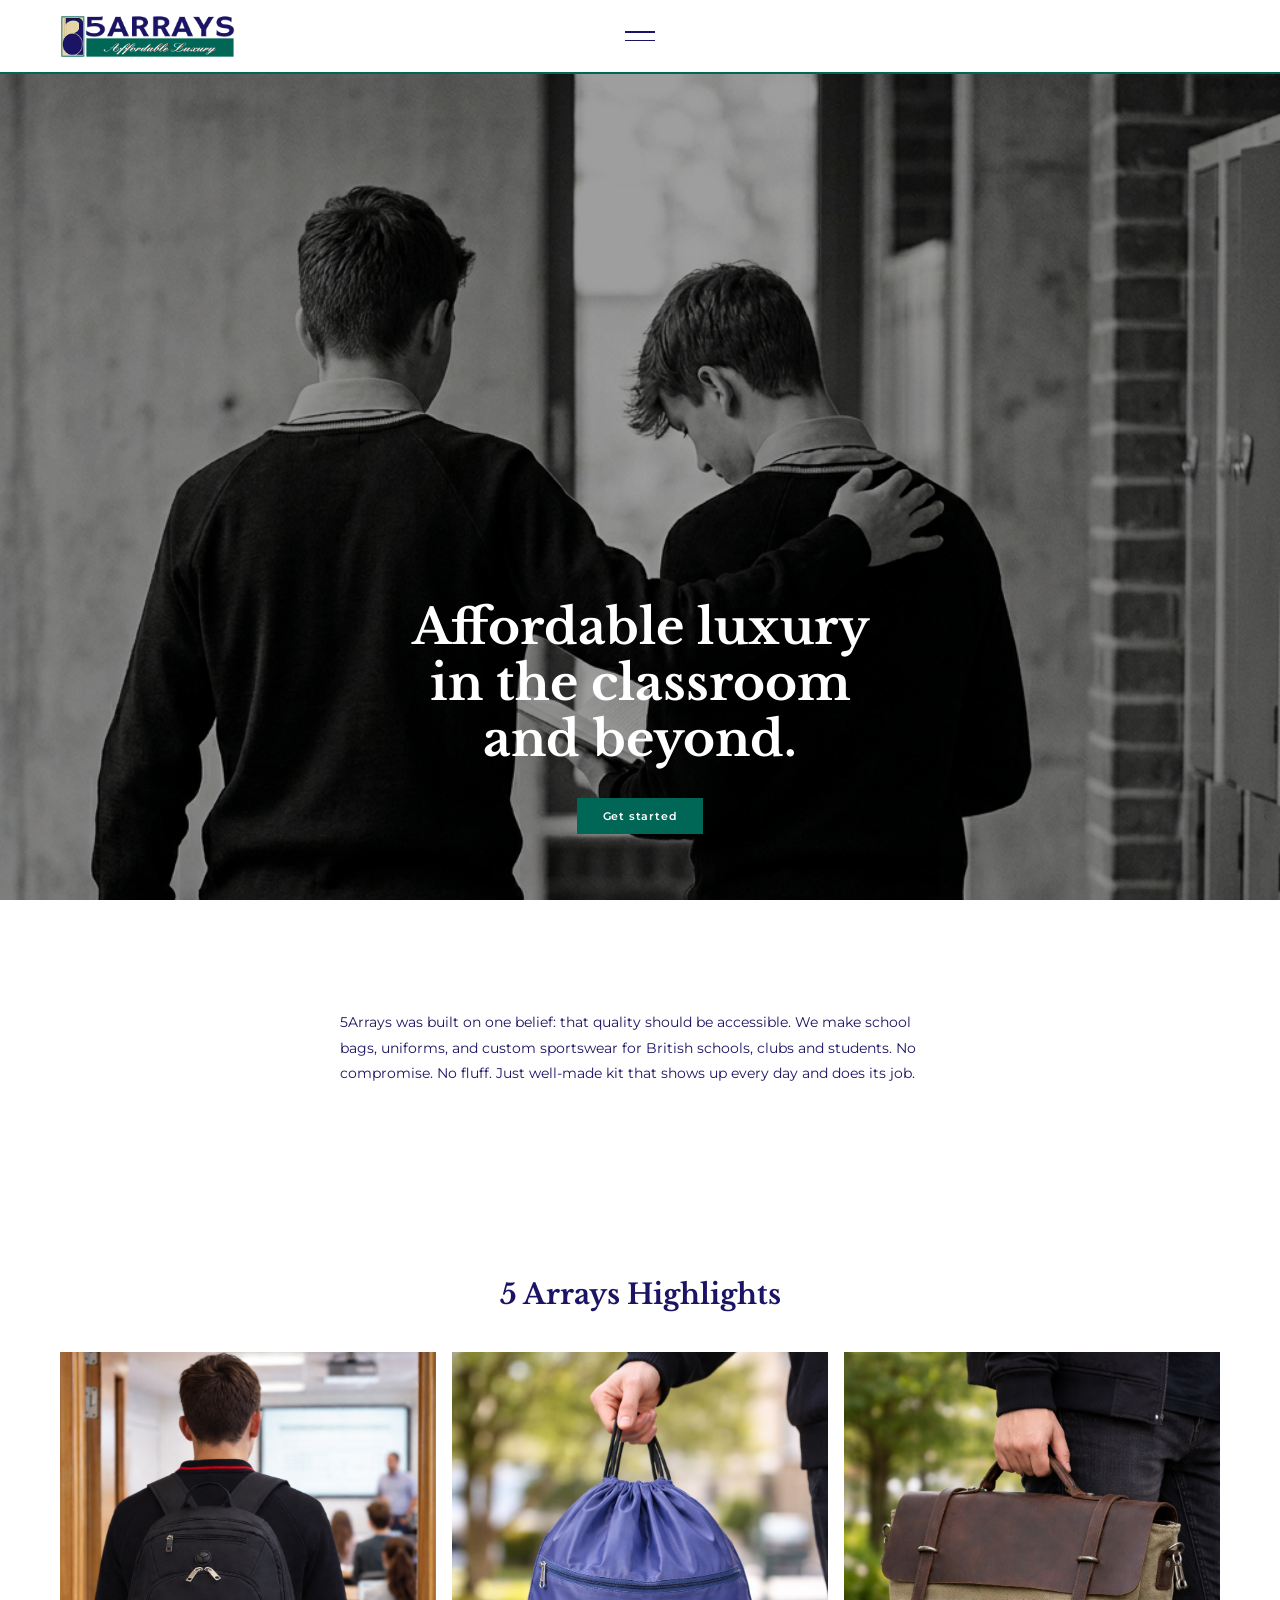
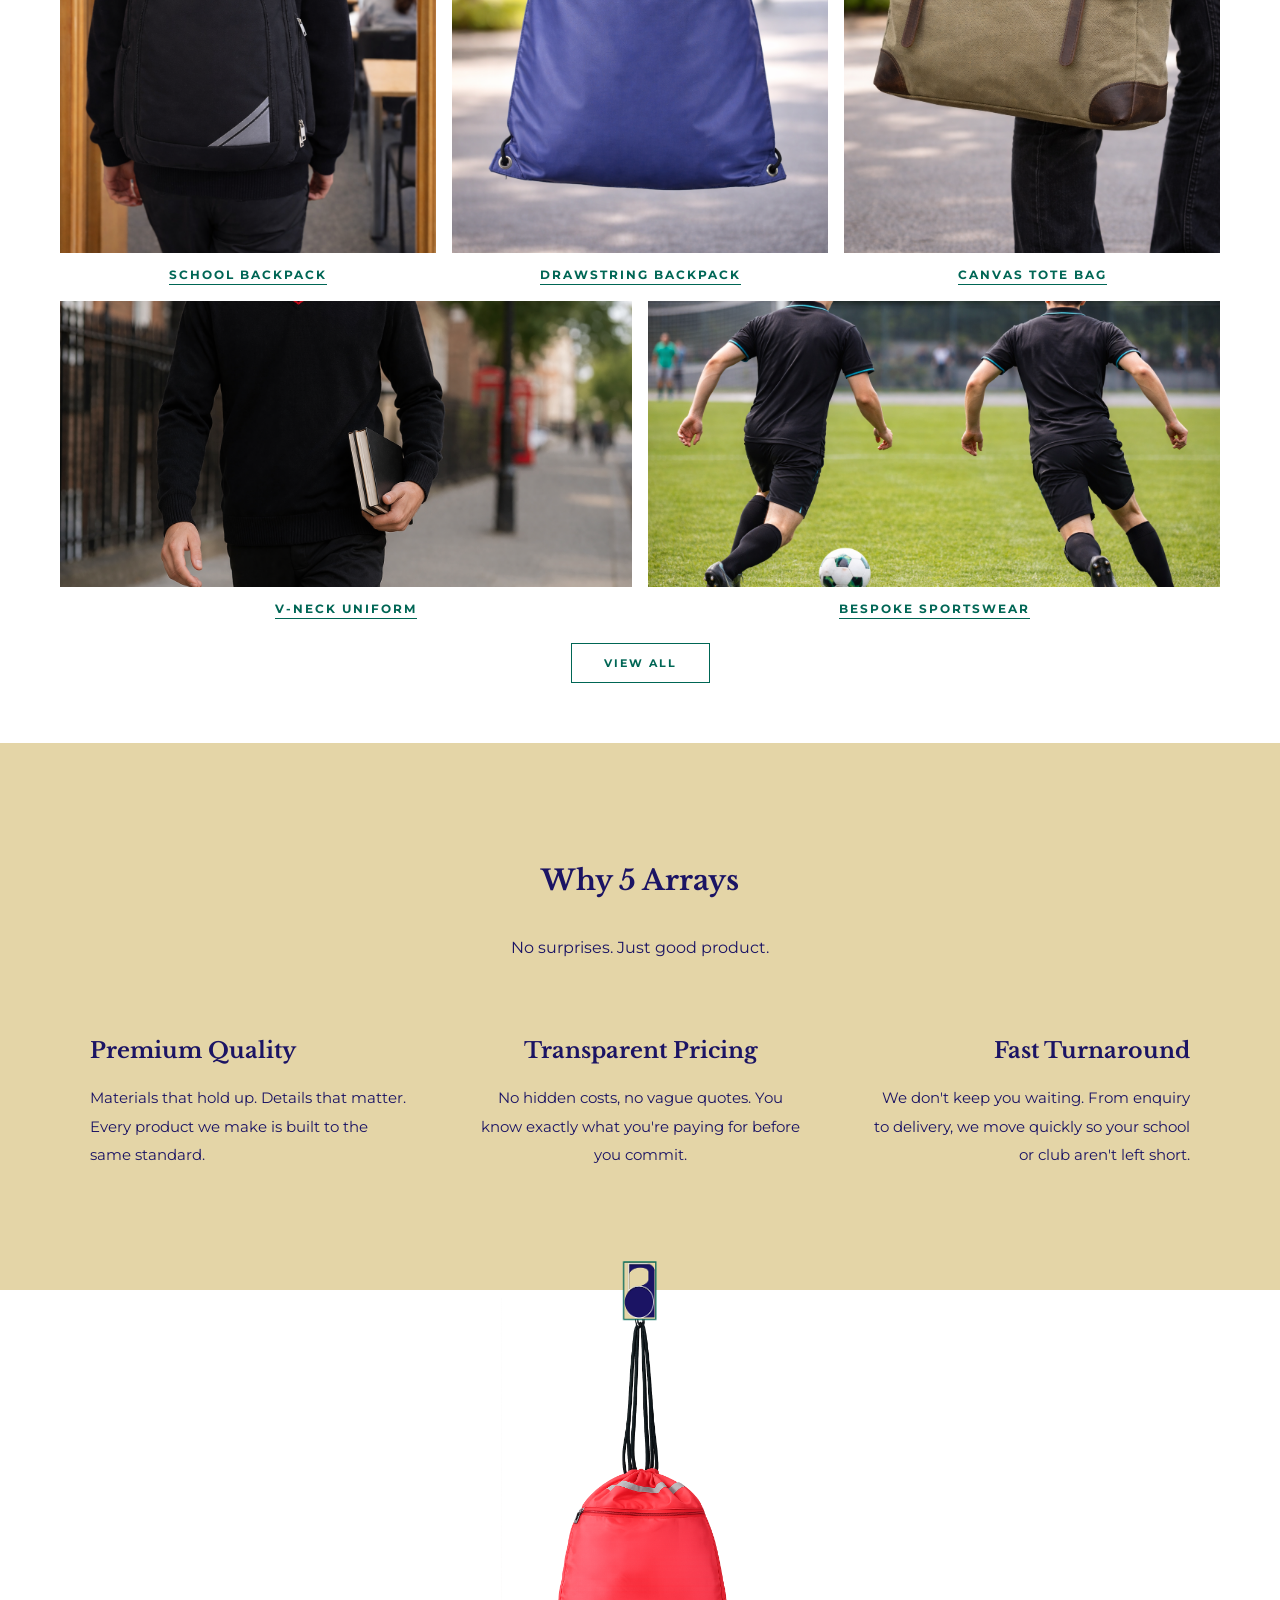
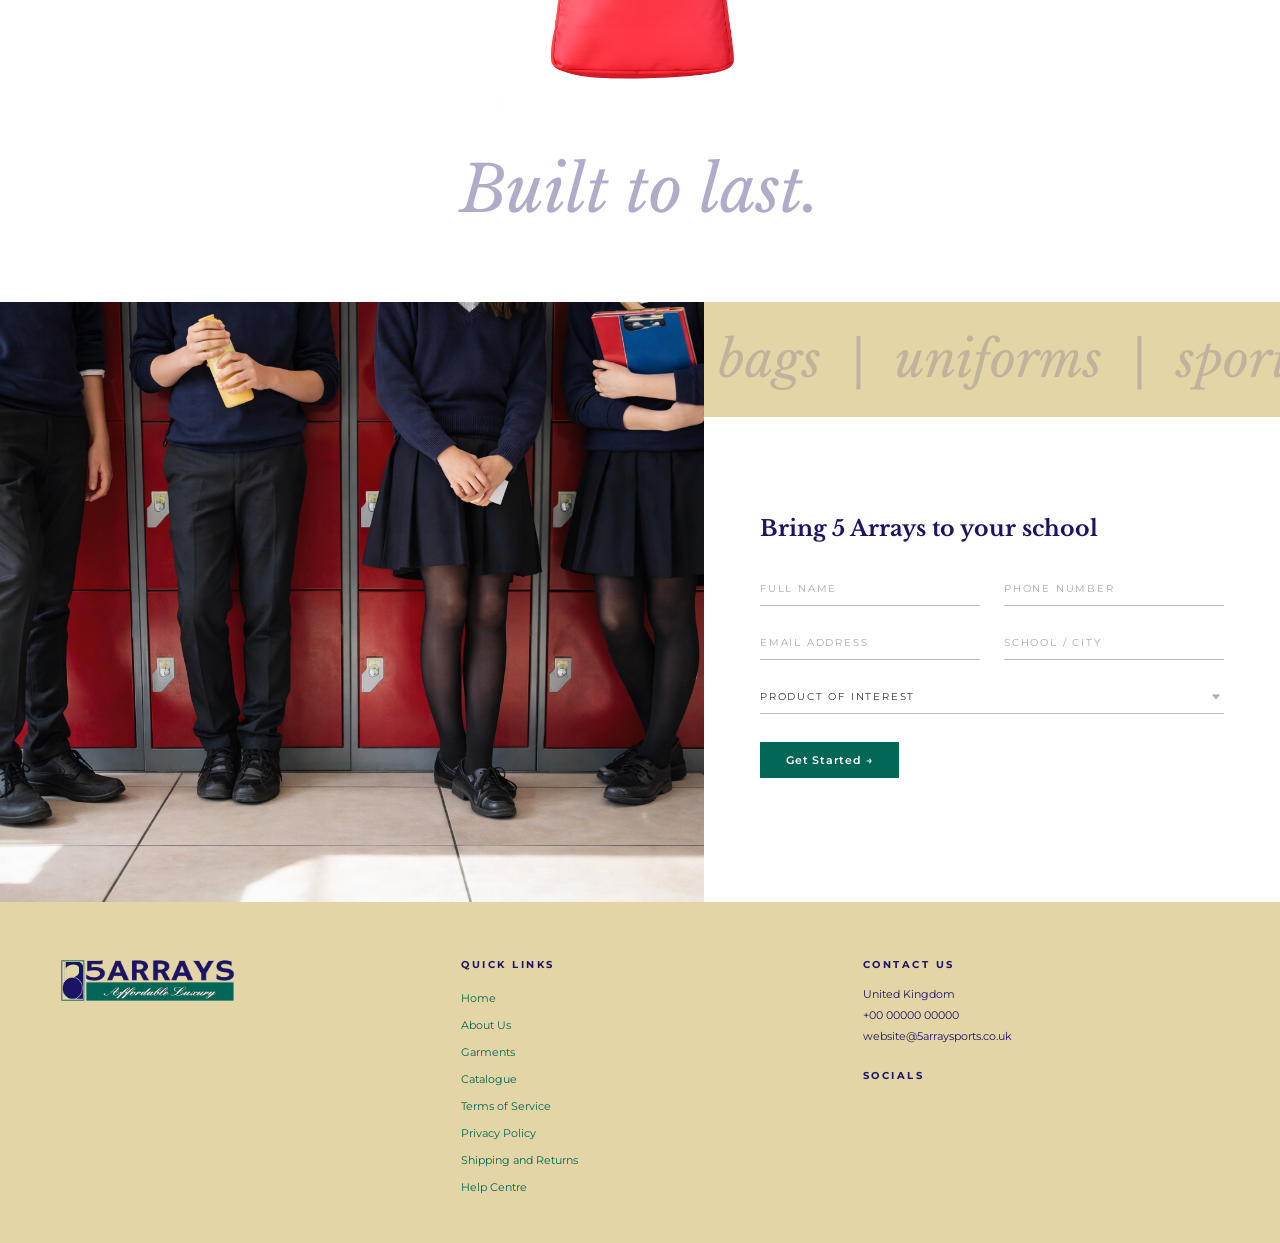
<file: index.html>
<!DOCTYPE html>
<html lang="en">
<head>
  <meta charset="UTF-8">
  <meta name="viewport" content="width=device-width, initial-scale=1.0">
  <title>5 Arrays – Affordable Luxury</title>
  <link rel="icon" href="img/favicon.png" type="image/png">
  <link rel="preconnect" href="https://fonts.googleapis.com">
  <link rel="preconnect" href="https://fonts.gstatic.com" crossorigin>
  <link href="https://fonts.googleapis.com/css2?family=Libre+Baskerville:ital,wght@0,400;0,700;1,400&family=Montserrat:wght@300;400;500;600;700&display=swap" rel="stylesheet">
  <link rel="stylesheet" href="css/global.css">
  <link rel="stylesheet" href="css/home.css">
  <link rel="stylesheet" href="css/enquiry-overlay.css">
</head>
<body>

  <!-- ── NAV ── -->
  <nav class="nav">
    <div class="nav-logo">
      <img src="img/logo.png" alt="5 Arrays – Affordable Luxury">
    </div>
    <div class="nav-center">
      <button class="nav-hamburger" id="menuOpen" aria-label="Open navigation menu">
        <span></span>
        <span></span>
      </button>
    </div>
    <div class="nav-right"></div>
  </nav>

  <!-- ── MENU OVERLAY ── -->
  <div class="menu-overlay" id="menuOverlay" aria-hidden="true" role="dialog" aria-label="Navigation menu">

    <!-- White panel slides from top -->
    <div class="menu-panel">

      <!-- Left: portrait image -->
      <div class="menu-img">
        <img src="img/homeseven.png" alt="5 Arrays students in uniform">
      </div>

      <!-- Right: navigation links -->
      <nav class="menu-nav" aria-label="Main menu">
        <a href="index.html"   class="menu-link">Home</a>
        <a href="about.html"   class="menu-link">About Us</a>
        <a href="contact.html" class="menu-link">Contact Us</a>
        <a href="shop.html"    class="menu-link">Shop</a>
      </nav>

      <!-- Close button -->
      <button class="menu-close-btn" id="menuClose" aria-label="Close menu">Close</button>

    </div>

    <!-- Footer strip (floats at bottom, page shows through behind) -->
    <div class="menu-footer">
      <div class="menu-footer-logo">
        <img src="img/logo.png" alt="5 Arrays">
      </div>
      <span class="menu-footer-copy">© 2025 5 Arrays. Affordable Luxury.</span>
      <a href="#" class="menu-footer-social">Instagram</a>
    </div>

  </div>

  <!-- ── HERO ── -->
  <section class="hero">
    <img src="img/herobg.png" alt="Students in classroom">
    <div class="hero-overlay"></div>
    <div class="hero-content">
      <h1>Affordable luxury<br>in the classroom<br>and beyond.</h1>
      <a href="#" class="btn btn-green">Get started</a>
    </div>
  </section>

  <!-- ── ABOUT ── -->
  <section class="about">
    <p>5Arrays was built on one belief: that quality should be accessible. We make school bags, uniforms, and custom sportswear for British schools, clubs and students. No compromise. No fluff. Just well-made kit that shows up every day and does its job.</p>
  </section>

  <!-- ── HIGHLIGHTS ── -->
  <section class="highlights">
    <h2 class="section-label">5 Arrays Highlights</h2>

    <div class="h-grid-3">
      <div class="h-card">
        <img src="img/backpackshop.png" alt="School Backpack with Supplies">
        <a href="shop.html" class="h-card-label">School Backpack</a>
      </div>
      <div class="h-card">
        <img src="/img/drawstringshop.png" alt="Sporty Drawstring Backpack">
        <a href="shop.html" class="h-card-label">Drawstring Backpack</a>
      </div>
      <div class="h-card">
        <img src="/img/canvasshop.png" alt="Canvas Tote Bag">
        <a href="shop.html" class="h-card-label">Canvas Tote Bag</a>
      </div>
    </div>

    <div class="h-grid-2">
      <div class="h-card">
        <img src="img/homefour.png" alt="V-Neck Uniform">
        <a href="uniform.html" class="h-card-label">V-Neck Uniform</a>
      </div>
      <div class="h-card">
        <img src="img/homefive.png" alt="Bespoke Sportswear">
        <a href="sportswear.html" class="h-card-label">Bespoke Sportswear</a>
      </div>
    </div>

    <div class="view-all">
      <a href="shop.html">View all</a>
    </div>
  </section>

  <!-- ── WHY 5 ARRAYS ── -->
  <section class="why">
    <h2 class="section-label">Why 5 Arrays</h2>
    <p class="why-subtitle">No surprises. Just good product.</p>
    <div class="why-cols">
      <div class="why-col">
        <h3>Premium Quality</h3>
        <p>Materials that hold up. Details that matter. Every product we make is built to the same standard.</p>
      </div>
      <div class="why-col">
        <h3>Transparent Pricing</h3>
        <p>No hidden costs, no vague quotes. You know exactly what you're paying for before you commit.</p>
      </div>
      <div class="why-col">
        <h3>Fast Turnaround</h3>
        <p>We don't keep you waiting. From enquiry to delivery, we move quickly so your school or club aren't left short.</p>
      </div>
    </div>
    <img src="img/favicon.png" alt="" aria-hidden="true" class="why-divider-icon">
  </section>

  <!-- ── BUILT TO LAST ── -->
  <section class="built">
    <div class="built-product">
      <img src="img/homesix.png" alt="Gusset Drawstring Bag">
    </div>
    <div class="built-text">
      <h2>Built to last.</h2>
    </div>
  </section>

  <!-- ── SCHOOL + MARQUEE (two-column) ── -->
  <section class="school-block">

    <div class="school-img">
      <img src="img/homeseven.png" alt="Students at school">
    </div>

    <div class="school-right">

      <div class="marquee-band">
        <div class="marquee-track" id="marqueeTrack">
          <div class="marquee-half">
            <span>bags</span><span>|</span>
            <span>uniforms</span><span>|</span>
            <span>sportswear</span><span>|</span>
            <span>bags</span><span>|</span>
            <span>uniforms</span><span>|</span>
            <span>sportswear</span><span>|</span>
          </div>
          <div class="marquee-half" aria-hidden="true">
            <span>bags</span><span>|</span>
            <span>uniforms</span><span>|</span>
            <span>sportswear</span><span>|</span>
            <span>bags</span><span>|</span>
            <span>uniforms</span><span>|</span>
            <span>sportswear</span><span>|</span>
          </div>
        </div>
      </div>

      <div class="school-form-area">
        <h2>Bring 5 Arrays to your school</h2>
        <form class="school-form" id="homeEnqForm" novalidate>
          <div class="school-form-row">
            <input class="field" type="text"  name="name"     placeholder="Full Name"       required>
            <input class="field" type="tel"   name="phone"    placeholder="Phone Number"    required>
          </div>
          <div class="school-form-row">
            <input class="field" type="email" name="email"    placeholder="Email Address"   required>
            <input class="field" type="text"  name="location" placeholder="School / City"   required>
          </div>
          <div class="school-form-select-wrap">
            <select class="field" name="product" required>
              <option value="" disabled selected>Product of Interest</option>
              <optgroup label="Bags">
                <option value="School Backpack">School Backpack</option>
                <option value="Drawstring Backpack">Drawstring Backpack</option>
                <option value="Canvas Tote Bag">Canvas Tote Bag</option>
                <option value="Canvas Backpack Rolltop Carry">Canvas Backpack Rolltop Carry</option>
                <option value="Canvas Briefcase Daily Carry">Canvas Briefcase Daily Carry</option>
                <option value="Canvas Satchel Classic Carry">Canvas Satchel Classic Carry</option>
              </optgroup>
              <optgroup label="Uniforms">
                <option value="School Uniform">School Uniform</option>
                <option value="V-Neck Uniform">V-Neck Uniform</option>
                <option value="Custom / Bespoke Uniform">Custom / Bespoke Uniform</option>
              </optgroup>
              <optgroup label="Sportswear">
                <option value="Bespoke Sportswear">Bespoke Sportswear</option>
                <option value="Training Kit">Training Kit</option>
                <option value="Custom Sports Kit">Custom Sports Kit</option>
              </optgroup>
              <option value="Other / General Enquiry">Other / General Enquiry</option>
            </select>
            <span class="school-form-arrow" aria-hidden="true"></span>
          </div>
          <button type="submit" class="btn btn-green" id="homeEnqBtn">Get Started &rarr;</button>
          <p class="school-form-status" id="homeEnqStatus" aria-live="polite"></p>
        </form>
      </div>

    </div>
  </section>

  <!-- ── FOOTER ── -->
  <footer>
    <div class="footer-grid">

      <div class="footer-logo">
        <img src="img/logo.png" alt="5 Arrays">
      </div>

      <div>
        <p class="footer-col-title">Quick Links</p>
        <ul class="footer-links">
          <li><a href="index.html">Home</a></li>
          <li><a href="about.html">About Us</a></li>
          <li><a href="shop.html">Garments</a></li>
          <li><a href="#">Catalogue</a></li>
          <li><a href="#">Terms of Service</a></li>
          <li><a href="#">Privacy Policy</a></li>
          <li><a href="#">Shipping and Returns</a></li>
          <li><a href="contact.html">Help Centre</a></li>
        </ul>
      </div>

      <div>
        <a href="contact.html" class="footer-col-title" style="display:block;">Contact us</a>
        <div class="footer-contact">
          <p>United Kingdom</p>
          <p>+00 00000 00000</p>
          <p>website@5arraysports.co.uk</p>
        </div>
        <div class="footer-socials">
          <p class="footer-col-title">Socials</p>
        </div>
      </div>

    </div>
  </footer>

  <script src="js/main.js"></script>
  <script src="js/enquiry-overlay.js"></script>

</body>
</html>
</file>
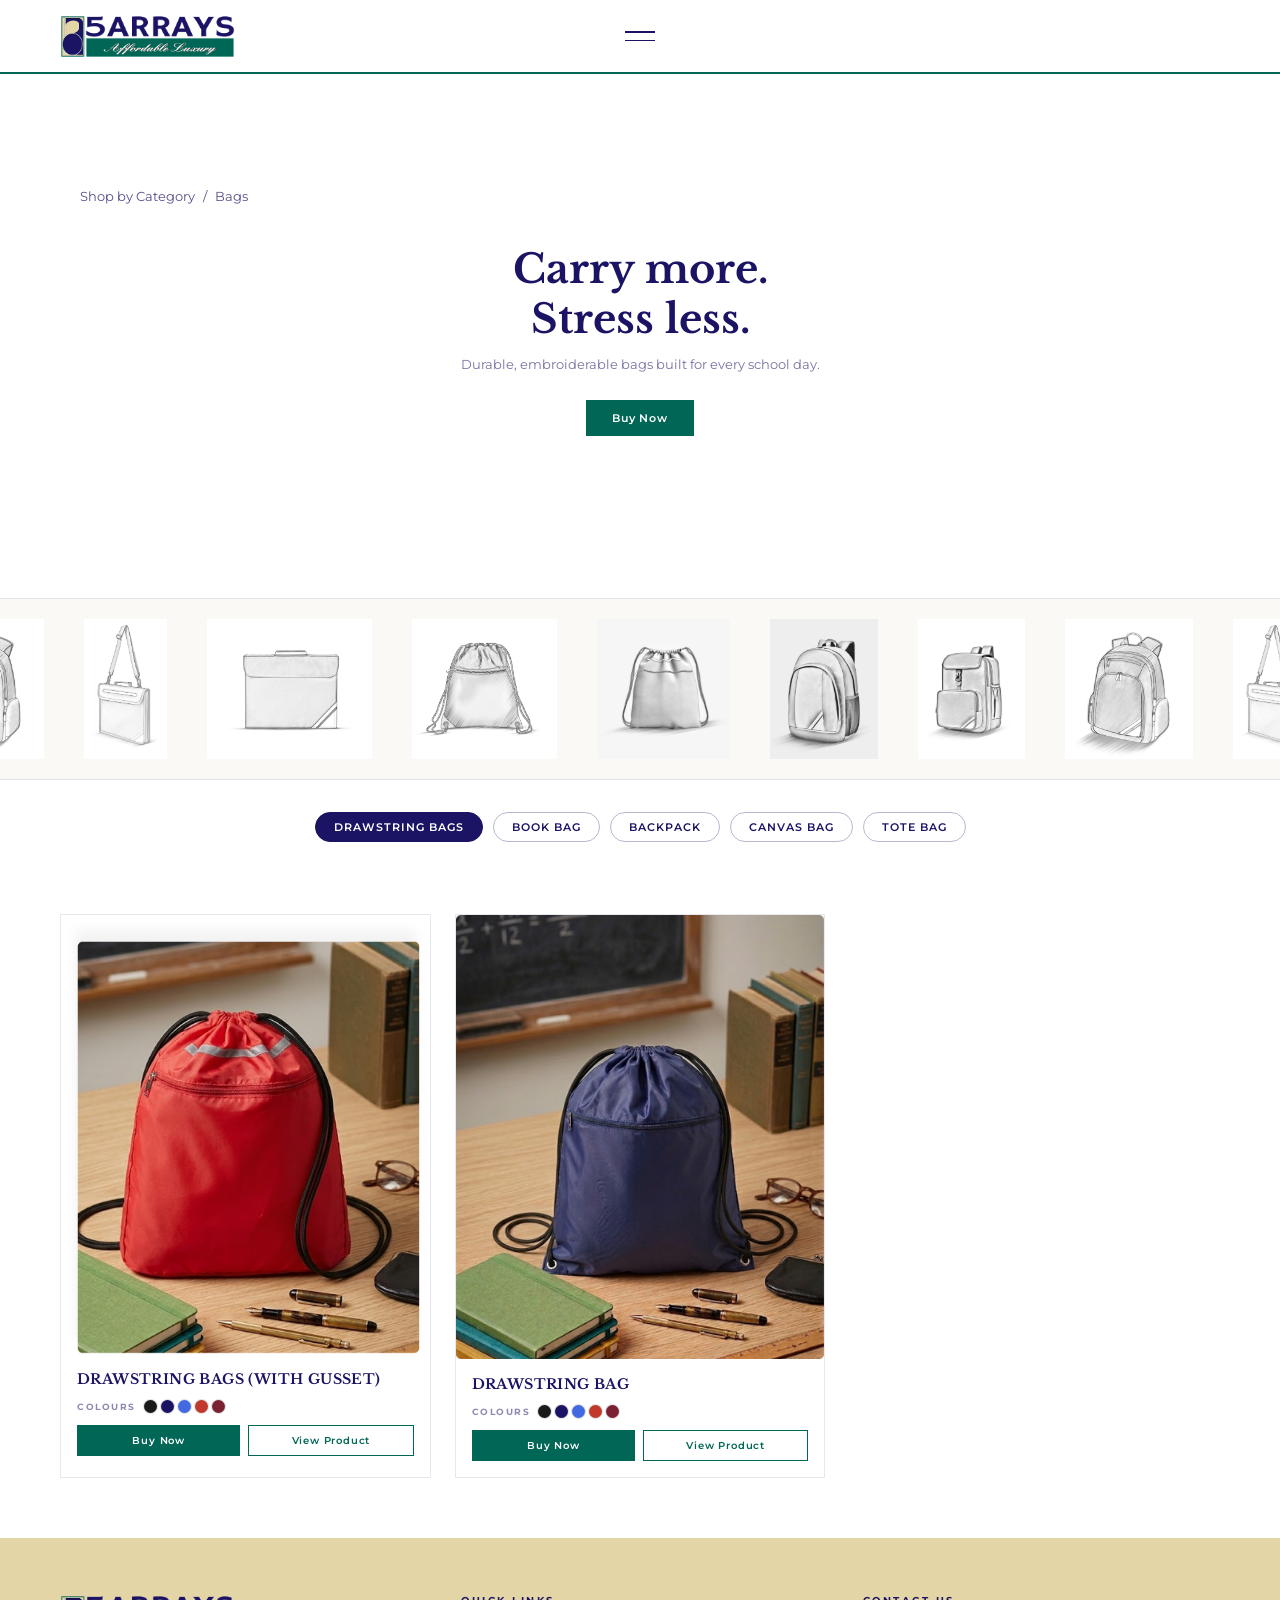
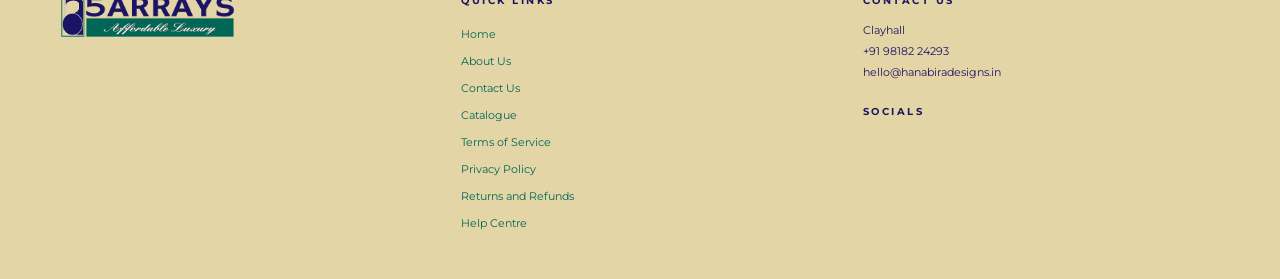
<file: bags.html>
<!DOCTYPE html>
<html lang="en">
<head>
  <meta charset="UTF-8">
  <meta name="viewport" content="width=device-width, initial-scale=1.0">
  <title>Bags – 5 Arrays</title>
  <link rel="icon" href="img/favicon.png" type="image/png">
  <link rel="preconnect" href="https://fonts.googleapis.com">
  <link rel="preconnect" href="https://fonts.gstatic.com" crossorigin>
  <link href="https://fonts.googleapis.com/css2?family=Libre+Baskerville:ital,wght@0,400;0,700;1,400&family=Montserrat:wght@300;400;500;600;700&display=swap" rel="stylesheet">
  <link rel="stylesheet" href="css/global.css">
  <link rel="stylesheet" href="css/bags.css">
  <link rel="stylesheet" href="css/enquiry-overlay.css">
</head>
<body>

  <!-- ── NAV ── -->
  <nav class="nav">
    <div class="nav-logo">
      <img src="img/logo.png" alt="5 Arrays – Affordable Luxury">
    </div>
    <div class="nav-center">
      <button class="nav-hamburger" id="menuOpen" aria-label="Open navigation menu">
        <span></span>
        <span></span>
      </button>
    </div>
    <div class="nav-right"></div>
  </nav>

  <!-- ── MENU OVERLAY ── -->
  <div class="menu-overlay" id="menuOverlay" aria-hidden="true" role="dialog" aria-label="Navigation menu">
    <div class="menu-panel">
      <div class="menu-img">
        <img src="img/homeseven.png" alt="5 Arrays students in uniform">
      </div>
      <nav class="menu-nav" aria-label="Main menu">
        <a href="index.html"   class="menu-link">Home</a>
        <a href="about.html"   class="menu-link">About Us</a>
        <a href="contact.html" class="menu-link">Contact Us</a>
        <a href="shop.html"    class="menu-link active-link">Shop</a>
      </nav>
      <button class="menu-close-btn" id="menuClose" aria-label="Close menu">Close</button>
    </div>
    <div class="menu-footer">
      <div class="menu-footer-logo">
        <img src="img/logo.png" alt="5 Arrays">
      </div>
      <span class="menu-footer-copy">© 2025 5 Arrays. Affordable Luxury.</span>
      <a href="#" class="menu-footer-social">Instagram</a>
    </div>
  </div>

  <!-- ── PAGE CONTENT ── -->
  <main class="bags-main">

    <!-- Breadcrumb -->
    <nav class="breadcrumb" aria-label="Breadcrumb">
      <a href="shop.html">Shop by Category</a>
      <span>/</span>
      <span>Bags</span>
    </nav>

    <h1 class="bags-heading">Carry more.<br>Stress less.</h1>
    <p class="bags-subheading">Durable, embroiderable bags built for every school day.</p>

    <button class="btn btn-green bags-cta" data-enquiry data-product="">Buy Now</button>

  </main>

  <!-- ── PENCIL DRAWING CAROUSEL ── -->
  <div class="pencil-carousel" aria-hidden="true">
    <div class="pencil-track">
      <img src="img/drawing1.jpeg" alt="Bag sketch">
      <img src="img/drawing2.jpeg" alt="Bag sketch">
      <img src="img/drawing3.jpeg" alt="Bag sketch">
      <img src="img/drawing4.jpeg" alt="Bag sketch">
      <img src="img/drawing5.jpeg" alt="Bag sketch">
      <img src="img/drawing6.jpeg" alt="Bag sketch">
      <img src="img/drawing7.jpeg" alt="Bag sketch">
      <!-- duplicate for seamless loop -->
      <img src="img/drawing1.jpeg" alt="Bag sketch">
      <img src="img/drawing2.jpeg" alt="Bag sketch">
      <img src="img/drawing3.jpeg" alt="Bag sketch">
      <img src="img/drawing4.jpeg" alt="Bag sketch">
      <img src="img/drawing5.jpeg" alt="Bag sketch">
      <img src="img/drawing6.jpeg" alt="Bag sketch">
      <img src="img/drawing7.jpeg" alt="Bag sketch">
    </div>
  </div>

  <!-- ── CHIPS ── -->
  <div class="bags-chips">
    <button class="chip active" data-category="drawstring">Drawstring Bags</button>
    <button class="chip" data-category="bookbag">Book Bag</button>
    <button class="chip" data-category="backpack">Backpack</button>
    <button class="chip" data-category="canvas">Canvas Bag</button>
    <button class="chip" data-category="tote">Tote Bag</button>
  </div>

  <!-- ── PRODUCT CARDS ── -->
  <section class="bags-products" id="bagsProducts"></section>

  <!-- ── FOOTER ── -->
  <footer>
    <div class="footer-grid">

      <div class="footer-logo">
        <img src="img/logo.png" alt="5 Arrays">
      </div>

      <div>
        <p class="footer-col-title">Quick Links</p>
        <ul class="footer-links">
          <li><a href="index.html">Home</a></li>
          <li><a href="about.html">About Us</a></li>
          <li><a href="contact.html">Contact Us</a></li>
          <li><a href="shop.html">Catalogue</a></li>
          <li><a href="#">Terms of Service</a></li>
          <li><a href="#">Privacy Policy</a></li>
          <li><a href="#">Returns and Refunds</a></li>
          <li><a href="#">Help Centre</a></li>
        </ul>
      </div>

      <div>
        <p class="footer-col-title">Contact us</p>
        <div class="footer-contact">
          <p>Clayhall</p>
          <p>+91 98182 24293</p>
          <p>hello@hanabiradesigns.in</p>
        </div>
        <div class="footer-socials">
          <p class="footer-col-title">Socials</p>
        </div>
      </div>

    </div>
  </footer>

  <!-- ── PRODUCT OVERLAY ── -->
  <div class="prod-overlay" id="prodOverlay" aria-hidden="true">
    <div class="prod-overlay-panel" id="prodOverlayPanel"></div>
  </div>

  <script src="js/main.js"></script>
  <script src="js/enquiry-overlay.js"></script>
  <script>
    const COLOURS = [
      { name: 'Black',      hex: '#1a1a1a' },
      { name: 'Navy',       hex: '#1B1464' },
      { name: 'Royal Blue', hex: '#4169E1' },
      { name: 'Red',        hex: '#c0392b' },
      { name: 'Maroon',     hex: '#7B2232' },
    ];

    const products = {
      drawstring: [
        {
          name: 'Drawstring Bags (with Gusset)',
          image: 'img/drawstringwithgusset1.1.png',
          images: [
            'img/drawstringwithgusset1.1.png',
            'img/drawstringwithgusset1..png',
            'img/drawstringwithgusset1.3.png',
            'img/drawstringwithgusset1.4.png',
            'img/drawstringwithgusset1.5.png',
          ],
          colours: COLOURS,
          overlay: {
            tagline: 'The school bag built for busy school days.',
            features: [
              '100% polyester',
              'Front zip compartment',
              'Internal zip pouch',
              'Name card holder',
              'Enhanced visibility reflectors',
            ],
            bestFor: [
              'Primary and secondary school students',
              'Daily commute',
              'After-school activities',
            ],
            care: [
              'Wipe clean with a damp cloth',
              'Do not machine wash',
              'Air dry only',
            ],
          },
        },
        {
          name: 'Drawstring Bag',
          image: 'img/plaindrawstring1.png',
          images: [
            'img/plaindrawstring1.png',
            'img/plaindrawstring2.png',
            'img/plaindrawstring3.png',
            'img/plaindrawstring4.png',
            'img/plaindrawstring5.png',
          ],
          colours: COLOURS,
          overlay: {
            tagline: 'The school bag built for busy school days.',
            features: [
              '100% polyester',
              'Front zip compartment',
              'Reinforced corners with metal eyelets',
              'Enhanced visibility reflectors',
            ],
            bestFor: [
              'Primary and secondary school students',
              'PE kit',
              'After-school training sessions',
            ],
            care: [
              'Wipe clean with a damp cloth',
              'Do not machine wash',
              'Air dry only',
            ],
          },
        },
      ],
      bookbag: [
        {
          name: 'Book Bag (Non-Expandable)',
          image: 'img/bookbagne1.png',
          images: [
            'img/bookbagne1.png',
            'img/bookbagne2.png',
            'img/bookbagne3.png',
          ],
          colours: [
            { name: 'Black',      hex: '#1a1a1a' },
            { name: 'Navy',       hex: '#1B1464' },
            { name: 'Royal Blue', hex: '#4169E1' },
            { name: 'Red',        hex: '#c0392b' },
            { name: 'Bottle',     hex: '#1A4731' },
            { name: 'Purple',     hex: '#6B2D8B' },
            { name: 'Maroon',     hex: '#7B2232' },
          ],
          overlay: {
            tagline: 'The school bag built for busy school days.',
            features: [
              '100% polyester PVC coated',
              'Padded handle',
              'Enhanced visibility reflectors',
              'Name card holder',
              '37cm x 30cm',
            ],
            bestFor: [
              'Primary school students',
              'Homework and reading books',
              'Daily classroom use',
            ],
            care: [
              'Wipe clean with a damp cloth',
              'Do not machine wash',
              'Air dry only',
            ],
          },
        },
        {
          name: 'Book Bag (Expandable)',
          image: 'img/bookbage1.png',
          images: [
            'img/bookbage1.png',
            'img/bookbage2.png',
            'img/bookbage3.png',
          ],
          colours: [
            { name: 'Black',      hex: '#1a1a1a' },
            { name: 'Navy',       hex: '#1B1464' },
            { name: 'Royal Blue', hex: '#4169E1' },
            { name: 'Red',        hex: '#c0392b' },
            { name: 'Bottle',     hex: '#1A4731' },
            { name: 'Purple',     hex: '#6B2D8B' },
            { name: 'Maroon',     hex: '#7B2232' },
          ],
          overlay: {
            tagline: 'The school bag built for busy school days.',
            features: [
              '100% polyester',
              'Padded handle',
              'Detachable adjustable shoulder strap',
              'Attached pencil case inside',
              'Enhanced visibility reflectors',
              'Name card holder',
              '37cm x 30cm x 6cm',
            ],
            bestFor: [
              'Primary school students',
              'Homework, stationery and daily essentials',
              'Carry by hand or over the shoulder',
            ],
            care: [
              'Wipe clean with a damp cloth',
              'Do not machine wash',
              'Air dry only',
            ],
          },
        },
        {
          name: 'Book Bag (Expandable Round Edges)',
          image: 'img/bookbagere1.png',
          images: [
            'img/bookbagere1.png',
            'img/bookbagere2.png',
            'img/bookbagere3.png',
            'img/bookbagere4.png',
            'img/bookbagere5.png',
          ],
          colours: [
            { name: 'Black',      hex: '#1a1a1a' },
            { name: 'Navy',       hex: '#1B1464' },
            { name: 'Royal Blue', hex: '#4169E1' },
            { name: 'Red',        hex: '#c0392b' },
            { name: 'Bottle',     hex: '#1A4731' },
            { name: 'Purple',     hex: '#6B2D8B' },
            { name: 'Maroon',     hex: '#7B2232' },
          ],
          overlay: {
            tagline: 'The school bag built for busy school days.',
            features: [
              '100% polyester',
              'Enhanced visibility reflectors',
              'Padded handle',
              'Attached pencil case inside',
              'Detachable adjustable shoulder strap',
              'Name card holder',
              '37cm x 30cm x 6cm',
            ],
            bestFor: [
              'Primary school students',
              'Homework, stationery and daily essentials',
              'Carry by hand or over the shoulder',
            ],
            care: [
              'Wipe clean with a damp cloth',
              'Do not machine wash',
              'Air dry only',
            ],
          },
        },
      ],
      backpack: [],
      canvas: [
        {
          name: 'Canvas Bag Heritage Utility',
          image: 'img/canvashu1.png',
          images: [
            'img/canvashu1.png',
            'img/canvashu2.png',
            'img/canvashu3.png',
          ],
          colours: [
            { name: 'Natural Canvas', hex: '#D4C5A0' },
            { name: 'Sand Tan',       hex: '#C4A882' },
            { name: 'Ash Grey',       hex: '#9E9E9E' },
          ],
          overlay: {
            tagline: 'Crafted for durability and understated design — rugged materials, refined detailing.',
            description: 'Each piece features high-quality canvas construction complemented by genuine leather accents, offering a balance of strength, structure, and everyday usability. Designed for modern routines, the bags provide spacious interiors, secure closures, and versatile carrying options — suitable for work, travel, and daily use.',
            features: [
              'Premium canvas with genuine leather detailing',
              'Structured build for durability and shape retention',
              'Spacious interior with practical organisation',
              'Adjustable straps for flexible carrying styles',
              'Designed for everyday use across work and travel',
            ],
            bestFor: [
              'Work and professional use',
              'Travel and commuting',
              'Daily errands and lifestyle',
            ],
            specs: [
              'Material: Canvas with leather accents',
              'Style: Messenger / Shoulder / Utility',
              'Trim: Burnished Brown Leather',
            ],
          },
        },
        {
          name: 'Canvas Backpack – Field Pack',
          image: 'img/canvasfp1.png',
          images: [
            'img/canvasfp1.png',
            'img/canvasfp2.png',
            'img/canvasfp3.png',
          ],
          colours: [
            { name: 'Natural Canvas', hex: '#D4C5A0' },
            { name: 'Sand Tan',       hex: '#C4A882' },
            { name: 'Ash Grey',       hex: '#9E9E9E' },
          ],
          overlay: {
            tagline: 'Structured utility for everyday resilience — durable canvas, refined leather.',
            description: 'Designed for everyday resilience with a structured, utilitarian form, the Field Pack brings together durable canvas and refined leather detailing. Its clean, functional design handles daily movement while maintaining a grounded, timeless aesthetic.',
            features: [
              'Durable canvas construction with leather detailing',
              'Multiple outer pockets for accessible storage',
              'Spacious main compartment with internal organisation',
              'Adjustable shoulder straps for comfortable carry',
              'Reinforced build for long-term use',
            ],
            bestFor: [
              'Work and daily commute',
              'Travel and weekend carry',
              'Day-to-day utility',
            ],
            specs: [
              'Material: Canvas with leather accents',
              'Colour: Natural Canvas / Sand Tan / Ash Grey with Burnished Brown Leather',
              'Style: Backpack / Utility Carry',
            ],
          },
        },
        {
          name: 'Canvas Backpack – Rolltop Carry',
          image: 'img/canvasrc1.png',
          images: [
            'img/canvasrc1.png',
            'img/canvasrc2.png',
            'img/canvasrc3.png',
          ],
          colours: [
            { name: 'Natural Canvas', hex: '#D4C5A0' },
            { name: 'Sand Tan',       hex: '#C4A882' },
            { name: 'Ash Grey',       hex: '#9E9E9E' },
            { name: 'Deep Indigo',    hex: '#2E2B5F' },
          ],
          overlay: {
            tagline: 'Flexible storage for everyday movement — adjustable capacity, clean silhouette.',
            description: 'Designed for flexible storage and everyday movement, the Rolltop Carry combines durable canvas construction with refined leather detailing. The rolltop closure allows adjustable capacity, making it adaptable to varying storage needs while maintaining a clean, structured silhouette.',
            features: [
              'Durable canvas body with leather detailing',
              'Rolltop closure for adjustable storage capacity',
              'External front pocket for easy access',
              'Spacious main compartment with internal organisation',
              'Adjustable shoulder straps for comfortable carry',
            ],
            bestFor: [
              'Daily commute and travel',
              'Extended use and weekend carry',
              'Variable load — light to full pack',
            ],
            specs: [
              'Material: Canvas with leather accents',
              'Colour: Natural Canvas / Sand Tan / Ash Grey / Deep Indigo with Burnished Brown Leather',
              'Style: Backpack / Rolltop / Utility Carry',
            ],
          },
        },
        {
          name: 'Canvas Satchel – Classic Carry (DO-351)',
          image: 'img/canvascc1.png',
          images: [
            'img/canvascc1.png',
            'img/canvascc2.png',
          ],
          colours: [
            { name: 'Natural Canvas', hex: '#D4C5A0' },
            { name: 'Sand Tan',       hex: '#C4A882' },
            { name: 'Ash Grey',       hex: '#9E9E9E' },
            { name: 'Deep Indigo',    hex: '#2E2B5F' },
          ],
          overlay: {
            tagline: 'Timeless satchel design — durable canvas, full leather detailing.',
            description: 'Rooted in timeless design, the Classic Carry satchel brings together durable canvas construction with full leather detailing for a refined yet functional everyday bag. Its structured flap silhouette and balanced proportions give it a clean, dependable presence suited for both work and daily use.',
            features: [
              'Durable canvas body with full leather flap and detailing',
              'Structured satchel design for everyday and work use',
              'Spacious main compartment with internal organisation',
              'Secure flap closure with reinforced strap fastenings',
              'Top handle and adjustable shoulder strap for versatile carry',
            ],
            bestFor: [
              'Work and professional settings',
              'Daily commute and travel',
              'Everyday organised carry',
            ],
            specs: [
              'Material: Canvas with leather accents',
              'Colour: Natural Canvas / Sand Tan / Ash Grey / Deep Indigo with Burnished Brown Leather',
              'Style: Satchel / Shoulder / Work Carry',
            ],
          },
        },
        {
          name: 'Canvas Briefcase – Daily Carry (DO-350)',
          image: 'img/canvasdc1.png',
          images: [
            'img/canvasdc1.png',
            'img/canvasdc2.png',
          ],
          colours: [
            { name: 'Natural Canvas', hex: '#D4C5A0' },
            { name: 'Sand Tan',       hex: '#C4A882' },
            { name: 'Ash Grey',       hex: '#9E9E9E' },
            { name: 'Olive Green',    hex: '#6B6E3A' },
          ],
          overlay: {
            tagline: 'Structured everyday carry — work-ready form, grounded utilitarian character.',
            description: 'Designed for structured everyday use, the Daily Carry briefcase combines durable canvas with refined leather detailing. Its clean form and reinforced construction make it suitable for professional settings while maintaining a grounded, utilitarian character.',
            features: [
              'Durable canvas construction with leather detailing',
              'Structured silhouette for professional everyday use',
              'Spacious main compartment with internal organisation',
              'Secure flap closure with reinforced straps',
              'Top handle and adjustable shoulder strap for versatile carry',
            ],
            bestFor: [
              'Professional and office use',
              'Daily commute and travel',
              'Work and laptop carry',
            ],
            specs: [
              'Material: Canvas with leather accents',
              'Colour: Natural Canvas / Sand Tan / Ash Grey / Olive Green with Burnished Brown Leather',
              'Style: Briefcase / Shoulder / Work Carry',
            ],
          },
        },
      ],
      tote: [],
    };

    const YOU_MAY_LIKE = [
      { name: 'V-Neck Jumper',       image: 'img/uniform1.png',    link: 'uniform.html' },
      { name: 'Bespoke Sports Kit',  image: 'img/sportskit.jpeg',  link: 'sportswear.html' },
      { name: 'Backpack',            image: 'img/backpackshop.png', link: '#' },
    ];

    // ── Overlay ──
    function openOverlay(product) {
      if (!product.overlay) return;
      const o = product.overlay;
      const panel = document.getElementById('prodOverlayPanel');

      panel.innerHTML = `
        <button class="overlay-close" id="overlayClose" aria-label="Close">✕</button>
        <div class="overlay-body">
          <div class="overlay-left">
            <div class="overlay-main-img">
              <img id="overlayMainImg" src="${(product.images || [product.image])[0]}" alt="${product.name}">
            </div>
            ${product.images && product.images.length > 1 ? `
            <div class="overlay-thumbs">
              ${product.images.map((src, i) => `
                <img class="overlay-thumb${i === 0 ? ' active' : ''}" src="${src}" alt="${product.name} view ${i + 1}" data-src="${src}">
              `).join('')}
            </div>` : ''}
          </div>
          <div class="overlay-right">
            <p class="overlay-category">[ Bags ]</p>
            <h2 class="overlay-name">${product.name}</h2>
            <p class="overlay-tagline">${o.tagline}</p>

            <div class="overlay-section">
              <p class="overlay-section-label">Colours</p>
              <div class="overlay-swatches">
                ${product.colours.map(c => `
                  <div class="overlay-swatch-item">
                    <span class="overlay-swatch" style="background:${c.hex}"></span>
                    <span class="overlay-swatch-name">${c.name}</span>
                  </div>`).join('')}
              </div>
            </div>

            ${o.description ? `<p class="overlay-description">${o.description}</p>` : ''}

            <div class="overlay-section">
              <p class="overlay-section-label">Features</p>
              <ul class="overlay-list">
                ${o.features.map(f => `<li>${f}</li>`).join('')}
              </ul>
            </div>

            ${o.bestFor ? `
            <div class="overlay-section">
              <p class="overlay-section-label">Best For</p>
              <ul class="overlay-list">
                ${o.bestFor.map(f => `<li>${f}</li>`).join('')}
              </ul>
            </div>` : ''}

            ${o.specs ? `
            <div class="overlay-section">
              <p class="overlay-section-label">Specifications</p>
              <ul class="overlay-list">
                ${o.specs.map(f => `<li>${f}</li>`).join('')}
              </ul>
            </div>` : ''}

            ${o.care ? `
            <div class="overlay-section">
              <p class="overlay-section-label">Care</p>
              <ul class="overlay-list">
                ${o.care.map(f => `<li>${f}</li>`).join('')}
              </ul>
            </div>` : ''}

            <button class="btn btn-green overlay-cta" data-enquiry data-product="${product.name}">Buy Now</button>

            <div class="overlay-also">
              <p class="overlay-section-label">You Might Also Like</p>
              <div class="overlay-also-grid">
                ${YOU_MAY_LIKE.map(p => `
                  <a href="${p.link}" class="overlay-also-card">
                    <img src="${p.image}" alt="${p.name}">
                    <span>${p.name}</span>
                  </a>`).join('')}
              </div>
            </div>
          </div>
        </div>
      `;

      const overlay = document.getElementById('prodOverlay');
      overlay.classList.add('is-open');
      overlay.setAttribute('aria-hidden', 'false');
      document.body.style.overflow = 'hidden';

      document.getElementById('overlayClose').addEventListener('click', closeOverlay);
      overlay.addEventListener('click', e => { if (e.target === overlay) closeOverlay(); });

      // Thumbnail switcher
      panel.querySelectorAll('.overlay-thumb').forEach(thumb => {
        thumb.addEventListener('click', () => {
          panel.querySelectorAll('.overlay-thumb').forEach(t => t.classList.remove('active'));
          thumb.classList.add('active');
          const main = document.getElementById('overlayMainImg');
          main.style.opacity = '0';
          setTimeout(() => { main.src = thumb.dataset.src; main.style.opacity = '1'; }, 150);
        });
      });
    }

    function closeOverlay() {
      const overlay = document.getElementById('prodOverlay');
      overlay.classList.remove('is-open');
      overlay.setAttribute('aria-hidden', 'true');
      document.body.style.overflow = '';
    }

    document.addEventListener('keydown', e => { if (e.key === 'Escape') closeOverlay(); });

    // ── Cards ──
    function renderCards(category) {
      const grid = document.getElementById('bagsProducts');
      const items = products[category] || [];

      if (!items.length) {
        grid.innerHTML = '<p class="bags-empty">Coming soon.</p>';
        return;
      }

      grid.innerHTML = items.map((p, i) => `
        <div class="bag-card" data-category="${category}" data-index="${i}">
          <div class="bag-card-img">
            <img src="${p.image}" alt="${p.name}">
          </div>
          <div class="bag-card-info">
            <h3 class="bag-card-name">${p.name}</h3>
            <div class="bag-card-colours">
              <span class="bag-card-colours-label">Colours</span>
              <div class="bag-card-swatches">
                ${p.colours.map(c => `<span class="bag-swatch" title="${c.name}" style="background:${c.hex}"></span>`).join('')}
              </div>
            </div>
            <div class="bag-card-ctas">
              <button class="btn btn-green" data-enquiry data-product="${p.name}">Buy Now</button>
              <button class="btn btn-outline view-product-btn" data-category="${category}" data-index="${i}">View Product</button>
            </div>
          </div>
        </div>
      `).join('');

      document.querySelectorAll('.view-product-btn').forEach(btn => {
        btn.addEventListener('click', () => {
          const product = products[btn.dataset.category][btn.dataset.index];
          openOverlay(product);
        });
      });
    }

    // Chip toggle + render
    document.querySelectorAll('.chip').forEach(chip => {
      chip.addEventListener('click', () => {
        document.querySelectorAll('.chip').forEach(c => c.classList.remove('active'));
        chip.classList.add('active');
        renderCards(chip.dataset.category);
      });
    });

    // Activate chip from URL hash (e.g. bags.html#canvas)
    const hashCategory = window.location.hash.slice(1);
    if (hashCategory && products[hashCategory] !== undefined) {
      document.querySelectorAll('.chip').forEach(c => c.classList.remove('active'));
      const targetChip = document.querySelector(`.chip[data-category="${hashCategory}"]`);
      if (targetChip) targetChip.classList.add('active');
      renderCards(hashCategory);
    } else {
      renderCards('drawstring');
    }

    // Smooth infinite carousel — no CSS reset flash
    const track = document.querySelector('.pencil-track');
    let x = 0;

    function stepCarousel() {
      const halfWidth = track.scrollWidth / 2;
      x -= 1;
      if (x <= -halfWidth) x += halfWidth;
      track.style.transform = `translateX(${x}px)`;
    }

    // setInterval keeps running even when tab is in background
    window.addEventListener('load', () => setInterval(stepCarousel, 16));
  </script>

</body>
</html>
</file>
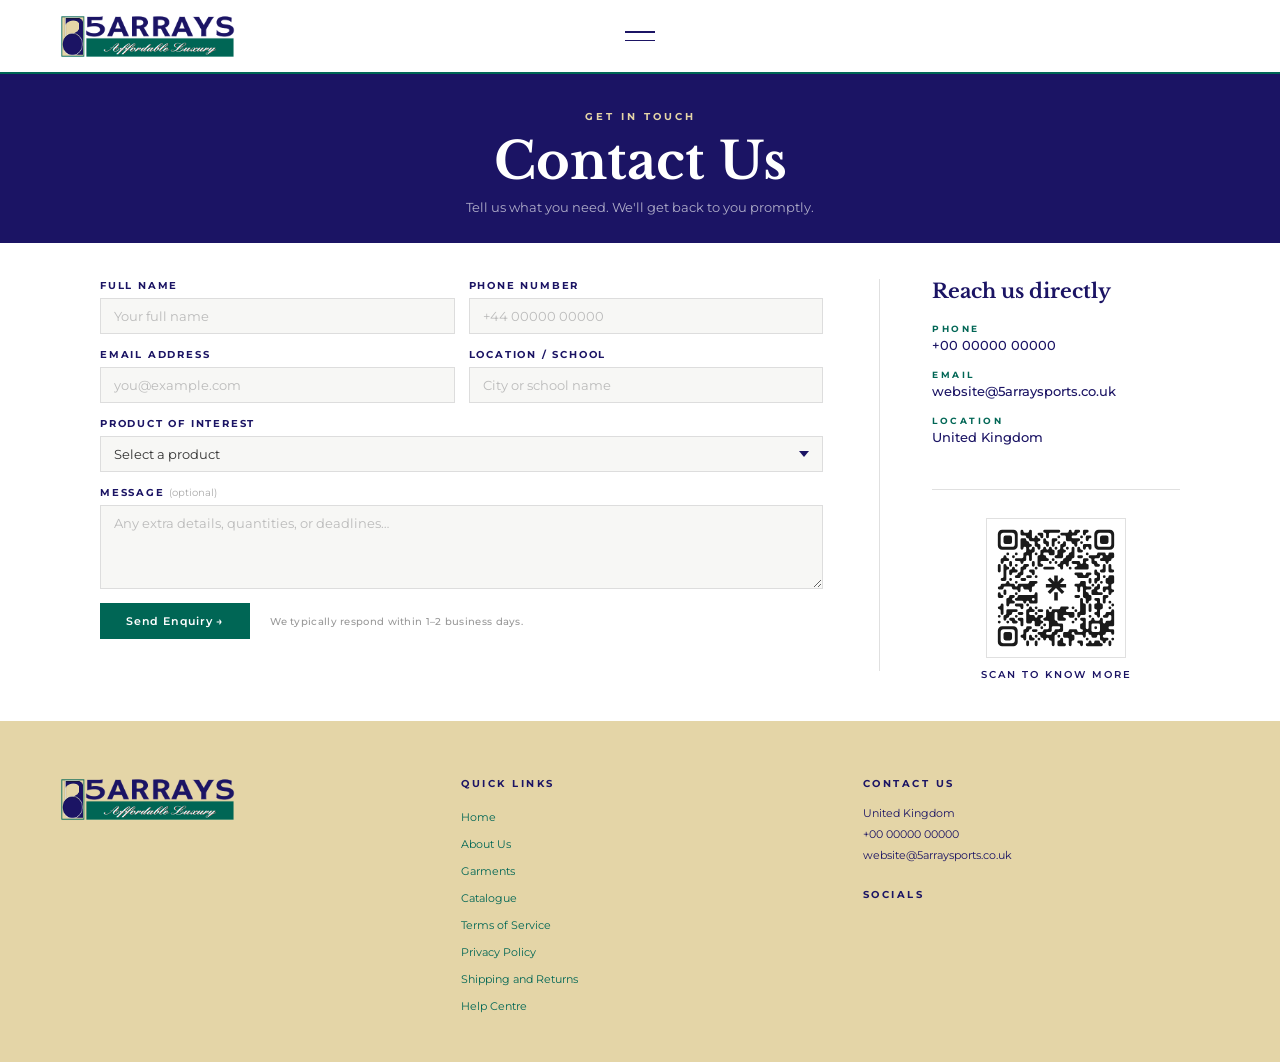
<file: contact.html>
<!DOCTYPE html>
<html lang="en">
<head>
  <meta charset="UTF-8">
  <meta name="viewport" content="width=device-width, initial-scale=1.0">
  <title>Contact Us – 5 Arrays</title>
  <link rel="icon" href="img/favicon.png" type="image/png">
  <link rel="preconnect" href="https://fonts.googleapis.com">
  <link rel="preconnect" href="https://fonts.gstatic.com" crossorigin>
  <link href="https://fonts.googleapis.com/css2?family=Libre+Baskerville:ital,wght@0,400;0,700;1,400&family=Montserrat:wght@300;400;500;600;700&display=swap" rel="stylesheet">
  <link rel="stylesheet" href="css/global.css">
  <link rel="stylesheet" href="css/contact.css">
</head>
<body>

  <!-- ── NAV ── -->
  <nav class="nav">
    <div class="nav-logo">
      <img src="img/logo.png" alt="5 Arrays – Affordable Luxury">
    </div>
    <div class="nav-center">
      <button class="nav-hamburger" id="menuOpen" aria-label="Open navigation menu">
        <span></span>
        <span></span>
      </button>
    </div>
    <div class="nav-right"></div>
  </nav>

  <!-- ── MENU OVERLAY ── -->
  <div class="menu-overlay" id="menuOverlay" aria-hidden="true" role="dialog" aria-label="Navigation menu">
    <div class="menu-panel">
      <div class="menu-img">
        <img src="img/homeseven.png" alt="5 Arrays students in uniform">
      </div>
      <nav class="menu-nav" aria-label="Main menu">
        <a href="index.html"   class="menu-link">Home</a>
        <a href="about.html"   class="menu-link">About Us</a>
        <a href="contact.html" class="menu-link active-link">Contact Us</a>
        <a href="shop.html"    class="menu-link">Shop</a>
      </nav>
      <button class="menu-close-btn" id="menuClose" aria-label="Close menu">Close</button>
    </div>
    <div class="menu-footer">
      <div class="menu-footer-logo">
        <img src="img/logo.png" alt="5 Arrays">
      </div>
      <span class="menu-footer-copy">© 2025 5 Arrays. Affordable Luxury.</span>
      <a href="#" class="menu-footer-social">Instagram</a>
    </div>
  </div>

  <!-- ── PAGE HEADER ── -->
  <section class="contact-header">
    <p class="contact-eyebrow">Get In Touch</p>
    <h1>Contact Us</h1>
    <p class="contact-subhead">Tell us what you need. We'll get back to you promptly.</p>
  </section>

  <!-- ── MAIN CONTENT ── -->
  <section class="contact-body">

    <!-- LEFT: Form -->
    <div class="contact-form-col">
      <form class="contact-form" id="contactForm" novalidate>

        <div class="form-row">
          <div class="form-group">
            <label for="cf-name">Full Name</label>
            <input type="text" id="cf-name" name="name" placeholder="Your full name" required>
          </div>
          <div class="form-group">
            <label for="cf-phone">Phone Number</label>
            <input type="tel" id="cf-phone" name="phone" placeholder="+44 00000 00000" required>
          </div>
        </div>

        <div class="form-row">
          <div class="form-group">
            <label for="cf-email">Email Address</label>
            <input type="email" id="cf-email" name="email" placeholder="you@example.com" required>
          </div>
          <div class="form-group">
            <label for="cf-location">Location / School</label>
            <input type="text" id="cf-location" name="location" placeholder="City or school name" required>
          </div>
        </div>

        <div class="form-group">
          <label for="cf-product">Product of Interest</label>
          <div class="select-wrap">
            <select id="cf-product" name="product" required>
              <option value="" disabled selected>Select a product</option>
              <optgroup label="Bags">
                <option value="School Backpack">School Backpack</option>
                <option value="Drawstring Backpack">Drawstring Backpack</option>
                <option value="Canvas Tote Bag">Canvas Tote Bag</option>
                <option value="Canvas Backpack Rolltop Carry">Canvas Backpack Rolltop Carry</option>
                <option value="Canvas Briefcase Daily Carry">Canvas Briefcase Daily Carry</option>
                <option value="Canvas Satchel Classic Carry">Canvas Satchel Classic Carry</option>
              </optgroup>
              <optgroup label="Uniforms">
                <option value="School Uniform">School Uniform</option>
                <option value="V-Neck Uniform">V-Neck Uniform</option>
                <option value="Custom Uniform">Custom / Bespoke Uniform</option>
              </optgroup>
              <optgroup label="Sportswear">
                <option value="Bespoke Sportswear">Bespoke Sportswear</option>
                <option value="Training Kit">Training Kit</option>
                <option value="Custom Sports Kit">Custom Sports Kit</option>
              </optgroup>
              <option value="Other / General Enquiry">Other / General Enquiry</option>
            </select>
            <span class="select-arrow" aria-hidden="true"></span>
          </div>
        </div>

        <div class="form-group">
          <label for="cf-message">Message <span class="optional">(optional)</span></label>
          <textarea id="cf-message" name="message" rows="4" placeholder="Any extra details, quantities, or deadlines…"></textarea>
        </div>

        <div class="form-actions">
          <button type="submit" class="btn btn-green" id="submitBtn">Send Enquiry &rarr;</button>
          <p class="form-note">We typically respond within 1–2 business days.</p>
        </div>

        <!-- Status messages -->
        <div class="form-status" id="formStatus" aria-live="polite"></div>

      </form>
    </div>

    <!-- RIGHT: Contact info + QR -->
    <div class="contact-info-col">

      <div class="contact-details">
        <h2>Reach us directly</h2>

        <div class="contact-item">
          <span class="contact-item-label">Phone</span>
          <a href="tel:+000000000000" class="contact-item-value">+00 00000 00000</a>
        </div>

        <div class="contact-item">
          <span class="contact-item-label">Email</span>
          <a href="mailto:website@5arraysports.co.uk" class="contact-item-value">website@5arraysports.co.uk</a>
        </div>

        <div class="contact-item">
          <span class="contact-item-label">Location</span>
          <span class="contact-item-value">United Kingdom</span>
        </div>
      </div>

      <div class="contact-divider"></div>

      <!-- Linktree QR -->
      <div class="contact-qr">
        <img src="img/linktree.svg" alt="5 Arrays Linktree QR code" class="qr-image">
        <p class="qr-caption">Scan to know more</p>
      </div>

    </div>

  </section>

  <!-- ── FOOTER ── -->
  <footer>
    <div class="footer-grid">

      <div class="footer-logo">
        <img src="img/logo.png" alt="5 Arrays">
      </div>

      <div>
        <p class="footer-col-title">Quick Links</p>
        <ul class="footer-links">
          <li><a href="index.html">Home</a></li>
          <li><a href="about.html">About Us</a></li>
          <li><a href="shop.html">Garments</a></li>
          <li><a href="#">Catalogue</a></li>
          <li><a href="#">Terms of Service</a></li>
          <li><a href="#">Privacy Policy</a></li>
          <li><a href="#">Shipping and Returns</a></li>
          <li><a href="#">Help Centre</a></li>
        </ul>
      </div>

      <div>
        <p class="footer-col-title">Contact us</p>
        <div class="footer-contact">
          <p>United Kingdom</p>
          <p>+00 00000 00000</p>
          <p>website@5arraysports.co.uk</p>
        </div>
        <div class="footer-socials">
          <p class="footer-col-title">Socials</p>
        </div>
      </div>

    </div>
  </footer>

  <script src="js/main.js"></script>
  <script src="js/contact.js"></script>

</body>
</html>
</file>
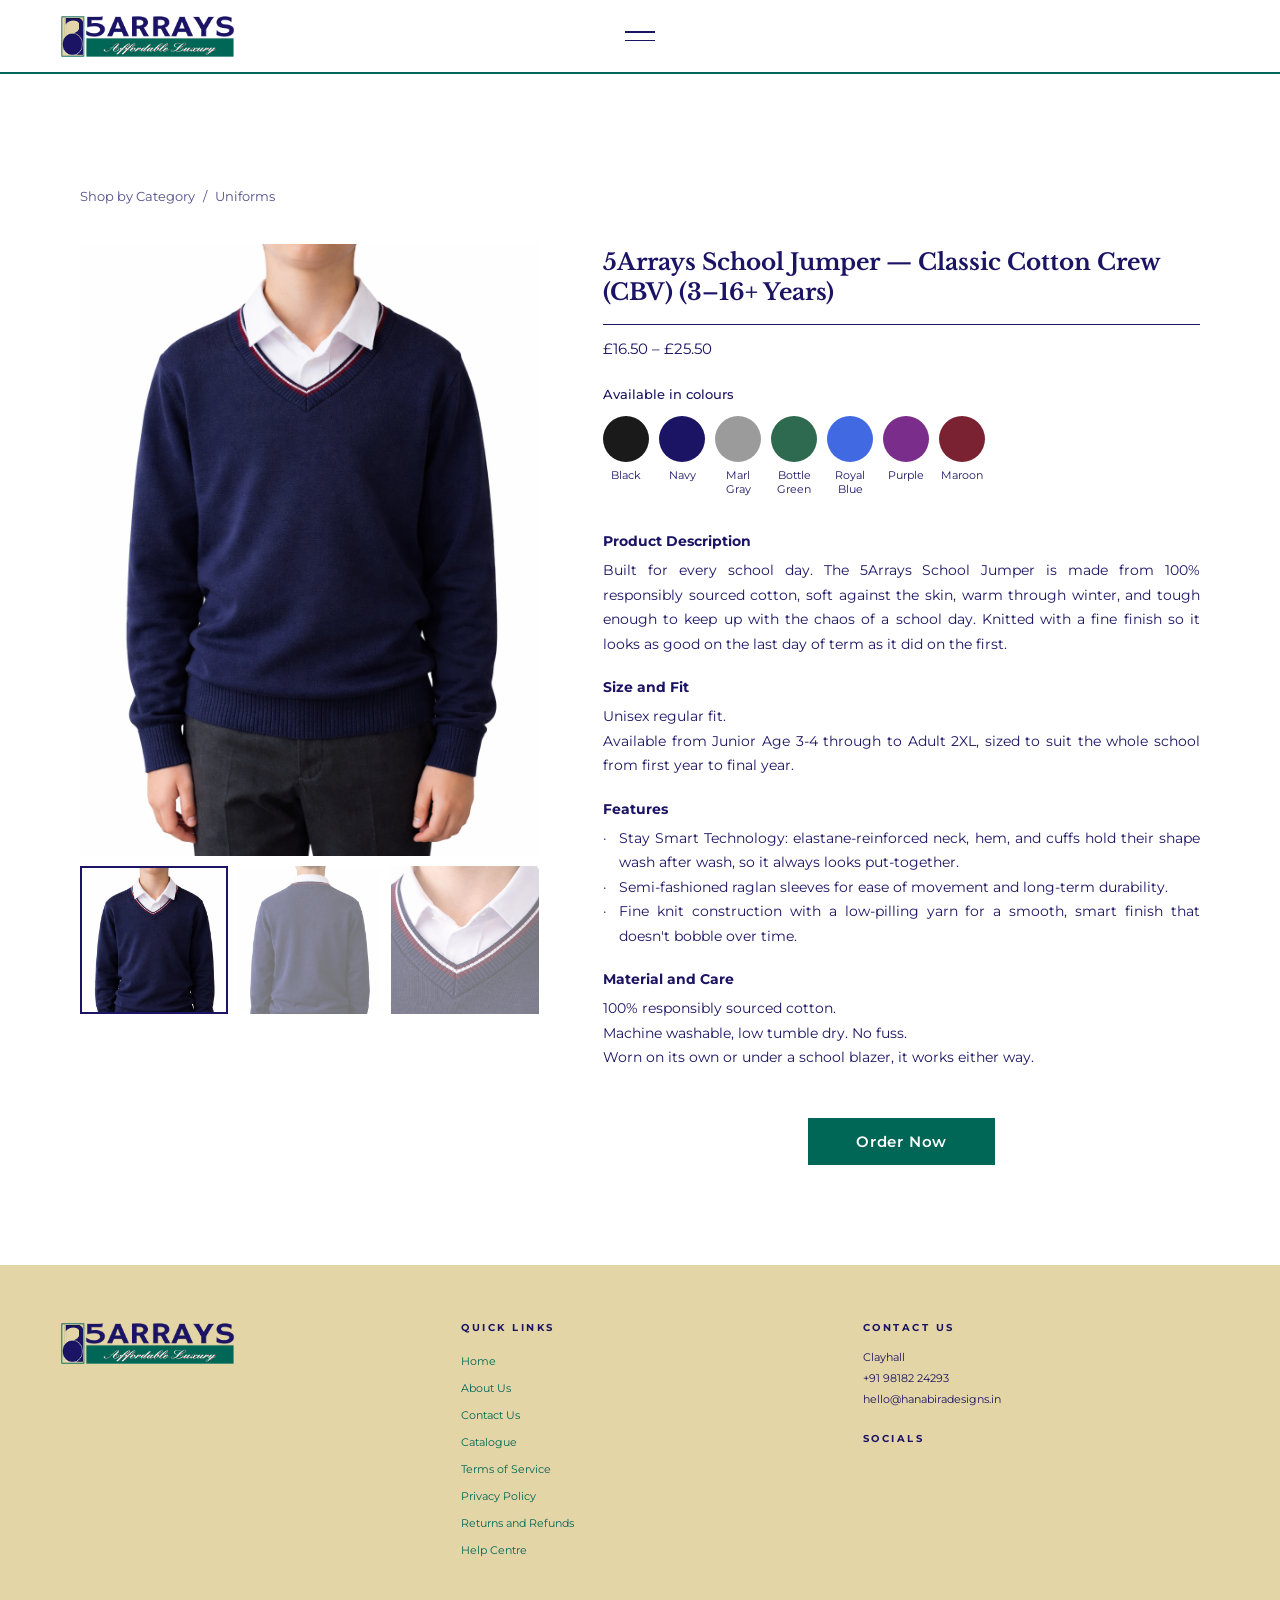
<file: uniform.html>
<!DOCTYPE html>
<html lang="en">
<head>
  <meta charset="UTF-8">
  <meta name="viewport" content="width=device-width, initial-scale=1.0">
  <title>School Jumper – 5 Arrays Uniforms</title>
  <link rel="icon" href="img/favicon.png" type="image/png">
  <link rel="preconnect" href="https://fonts.googleapis.com">
  <link rel="preconnect" href="https://fonts.gstatic.com" crossorigin>
  <link href="https://fonts.googleapis.com/css2?family=Libre+Baskerville:ital,wght@0,400;0,700;1,400&family=Montserrat:wght@300;400;500;600;700&display=swap" rel="stylesheet">
  <link rel="stylesheet" href="css/global.css">
  <link rel="stylesheet" href="css/product.css">
  <link rel="stylesheet" href="css/enquiry-overlay.css">
</head>
<body>

  <!-- ── NAV ── -->
  <nav class="nav">
    <div class="nav-logo">
      <img src="img/logo.png" alt="5 Arrays – Affordable Luxury">
    </div>
    <div class="nav-center">
      <button class="nav-hamburger" id="menuOpen" aria-label="Open navigation menu">
        <span></span>
        <span></span>
      </button>
    </div>
    <div class="nav-right"></div>
  </nav>

  <!-- ── MENU OVERLAY ── -->
  <div class="menu-overlay" id="menuOverlay" aria-hidden="true" role="dialog" aria-label="Navigation menu">
    <div class="menu-panel">
      <div class="menu-img">
        <img src="img/homeseven.png" alt="5 Arrays students in uniform">
      </div>
      <nav class="menu-nav" aria-label="Main menu">
        <a href="index.html"   class="menu-link">Home</a>
        <a href="about.html"   class="menu-link">About Us</a>
        <a href="contact.html" class="menu-link">Contact Us</a>
        <a href="shop.html"    class="menu-link active-link">Shop</a>
      </nav>
      <button class="menu-close-btn" id="menuClose" aria-label="Close menu">Close</button>
    </div>
    <div class="menu-footer">
      <div class="menu-footer-logo">
        <img src="img/logo.png" alt="5 Arrays">
      </div>
      <span class="menu-footer-copy">© 2025 5 Arrays. Affordable Luxury.</span>
      <a href="#" class="menu-footer-social">Instagram</a>
    </div>
  </div>

  <!-- ── PRODUCT PAGE ── -->
  <main class="product-page">

    <!-- Breadcrumb -->
    <nav class="breadcrumb" aria-label="Breadcrumb">
      <a href="shop.html">Shop by Category</a>
      <span>/</span>
      <span>Uniforms</span>
    </nav>

    <div class="product-layout">

      <!-- ── LEFT: IMAGE GALLERY ── -->
      <div class="product-gallery">

        <div class="gallery-main">
          <img
            id="mainImage"
            src="img/uniform1.png"
            alt="5Arrays School Jumper – front view">
        </div>

        <div class="gallery-thumbs">
          <img class="thumb active"
            src="img/uniform1.png"
            alt="Front view">
          <img class="thumb"
            src="img/uniform2.png"
            alt="Detail view">
          <img class="thumb"
            src="img/uniform3.png"
            alt="Group view">
        </div>

      </div>

      <!-- ── RIGHT: PRODUCT DETAILS ── -->
      <div class="product-details">

        <h1 class="prod-title">5Arrays School Jumper &mdash; Classic Cotton Crew (CBV) (3–16+ Years)</h1>

        <p class="prod-price">£16.50 &ndash; £25.50</p>

        <!-- Colour swatches -->
        <div class="prod-colours">
          <p class="colour-label">Available in colours</p>
          <div class="colour-swatches">
            <div class="swatch" style="--swatch-color:#1a1a1a">
              <span class="swatch-dot"></span>
              <span class="swatch-name">Black</span>
            </div>
            <div class="swatch" style="--swatch-color:#1B1464">
              <span class="swatch-dot"></span>
              <span class="swatch-name">Navy</span>
            </div>
            <div class="swatch" style="--swatch-color:#9b9b9b">
              <span class="swatch-dot"></span>
              <span class="swatch-name">Marl<br>Gray</span>
            </div>
            <div class="swatch" style="--swatch-color:#2d6a4f">
              <span class="swatch-dot"></span>
              <span class="swatch-name">Bottle<br>Green</span>
            </div>
            <div class="swatch" style="--swatch-color:#4169E1">
              <span class="swatch-dot"></span>
              <span class="swatch-name">Royal<br>Blue</span>
            </div>
            <div class="swatch" style="--swatch-color:#7B2D8B">
              <span class="swatch-dot"></span>
              <span class="swatch-name">Purple</span>
            </div>
            <div class="swatch" style="--swatch-color:#7B2232">
              <span class="swatch-dot"></span>
              <span class="swatch-name">Maroon</span>
            </div>
          </div>
        </div>

        <!-- Sections -->
        <div class="prod-section">
          <h3>Product Description</h3>
          <p>Built for every school day. The 5Arrays School Jumper is made from 100% responsibly sourced cotton, soft against the skin, warm through winter, and tough enough to keep up with the chaos of a school day. Knitted with a fine finish so it looks as good on the last day of term as it did on the first.</p>
        </div>

        <div class="prod-section">
          <h3>Size and Fit</h3>
          <p>Unisex regular fit.<br>
          Available from Junior Age 3-4 through to Adult 2XL, sized to suit the whole school from first year to final year.</p>
        </div>

        <div class="prod-section">
          <h3>Features</h3>
          <ul>
            <li>Stay Smart Technology: elastane-reinforced neck, hem, and cuffs hold their shape wash after wash, so it always looks put-together.</li>
            <li>Semi-fashioned raglan sleeves for ease of movement and long-term durability.</li>
            <li>Fine knit construction with a low-pilling yarn for a smooth, smart finish that doesn't bobble over time.</li>
          </ul>
        </div>

        <div class="prod-section">
          <h3>Material and Care</h3>
          <p>100% responsibly sourced cotton.<br>
          Machine washable, low tumble dry. No fuss.<br>
          Worn on its own or under a school blazer, it works either way.</p>
        </div>

        <!-- CTA -->
        <div class="prod-cta">
          <button class="btn btn-green" data-enquiry data-product="School Uniform">Order Now</button>
        </div>

      </div>
    </div>

  </main>

  <!-- ── FOOTER ── -->
  <footer>
    <div class="footer-grid">

      <div class="footer-logo">
        <img src="img/logo.png" alt="5 Arrays">
      </div>

      <div>
        <p class="footer-col-title">Quick Links</p>
        <ul class="footer-links">
          <li><a href="index.html">Home</a></li>
          <li><a href="about.html">About Us</a></li>
          <li><a href="contact.html">Contact Us</a></li>
          <li><a href="shop.html">Catalogue</a></li>
          <li><a href="#">Terms of Service</a></li>
          <li><a href="#">Privacy Policy</a></li>
          <li><a href="#">Returns and Refunds</a></li>
          <li><a href="#">Help Centre</a></li>
        </ul>
      </div>

      <div>
        <p class="footer-col-title">Contact us</p>
        <div class="footer-contact">
          <p>Clayhall</p>
          <p>+91 98182 24293</p>
          <p>hello@hanabiradesigns.in</p>
        </div>
        <div class="footer-socials">
          <p class="footer-col-title">Socials</p>
        </div>
      </div>

    </div>
  </footer>

  <script src="js/main.js"></script>
  <script src="js/enquiry-overlay.js"></script>
  <script>
    // Thumbnail switcher
    const mainImg = document.getElementById('mainImage');
    const thumbs  = document.querySelectorAll('.thumb');

    thumbs.forEach(thumb => {
      thumb.addEventListener('click', () => {
        thumbs.forEach(t => t.classList.remove('active'));
        thumb.classList.add('active');
        mainImg.style.opacity = '0';
        setTimeout(() => {
          mainImg.src = thumb.src;
          mainImg.style.opacity = '1';
        }, 150);
      });
    });

  </script>

</body>
</html>
</file>
<file: css/global.css>
/* ============================================================
   GLOBAL.CSS — shared across all pages
   Variables · Reset · Typography · Nav · Menu Overlay · Footer · Buttons
   ============================================================ */

/* ── Variables ── */
:root {
  --blue:       #1B1464;
  --green:      #006655;
  --beige:      #E4D5A7;
  --text:       #555;
  --nav-height: 74px;
  --ease-menu:  cubic-bezier(0.76, 0, 0.24, 1);
}

/* ── Reset ── */
*, *::before, *::after {
  margin: 0;
  padding: 0;
  box-sizing: border-box;
}

html { scroll-behavior: smooth; }

body {
  font-family: 'Montserrat', sans-serif;
  color: #333;
  overflow-x: hidden;
}

img { display: block; max-width: 100%; }

a { text-decoration: none; }

p {
  color: var(--blue);
}

/* ── Buttons ── */
.btn {
  display: inline-block;
  padding: 11px 26px;
  font-family: 'Montserrat', sans-serif;
  font-size: 11px;
  font-weight: 600;
  letter-spacing: 0.8px;
  border: none;
  cursor: pointer;
  transition: background 0.2s;
}

.btn-green       { background: var(--green); color: #fff; }
.btn-green:hover { background: #00554a; }

.btn-outline {
  background: transparent;
  color: var(--green);
  border: 1px solid var(--green);
}
.btn-outline:hover {
  background: var(--green);
  color: #fff;
}

/* ── Section label ── */
.section-label {
  text-align: center;
  font-family: 'Libre Baskerville', serif;
  font-size: 28px;
  font-weight: 700;
  color: var(--blue);
  margin-bottom: 40px;
}


/* ════════════════════════════════════════
   NAV
   ════════════════════════════════════════ */
.nav {
  display: flex;
  align-items: center;
  justify-content: space-between;
  padding: 0 60px;
  background: #fff;
  border-bottom: 2px solid var(--green);
  position: relative;
  z-index: 100;
  height: var(--nav-height);
}

/* Logo — left */
.nav-logo img { height: 44px; }

/* Hamburger — absolute centre */
.nav-center {
  position: absolute;
  left: 50%;
  top: 50%;
  transform: translate(-50%, -50%);
}

.nav-hamburger {
  background: none;
  border: none;
  cursor: pointer;
  padding: 10px;
  display: flex;
  flex-direction: column;
  gap: 7px;
  align-items: center;
}

.nav-hamburger span {
  display: block;
  width: 30px;
  height: 1.5px;
  background: var(--blue);
  transition: transform 0.4s var(--ease-menu), opacity 0.25s ease;
}

/* Hamburger → X when menu is open */
.nav-hamburger.is-open span:nth-child(1) {
  transform: translateY(4.25px) rotate(45deg);
}
.nav-hamburger.is-open span:nth-child(2) {
  transform: translateY(-4.25px) rotate(-45deg);
}

/* Right placeholder keeps logo centred via space-between */
.nav-right {
  width: 44px; /* matches logo height so flex balances */
}


/* ════════════════════════════════════════
   MENU OVERLAY
   ════════════════════════════════════════ */
.menu-overlay {
  position: fixed;
  inset: 0;
  z-index: 500;
  pointer-events: none;
  visibility: hidden;
}

.menu-overlay.is-open {
  pointer-events: all;
  visibility: visible;
}

/* ── White panel (top ~58 vh) ── */
.menu-panel {
  position: absolute;
  top: 0;
  left: 0;
  right: 0;
  height: 58vh;
  min-height: 380px;
  background: #fff;
  display: flex;
  align-items: flex-start;
  padding: 32px 60px;
  gap: 0;
  /* Slide in from top */
  transform: translateY(-101%);
  transition: transform 0.75s var(--ease-menu);
  overflow: hidden;
}

.menu-overlay.is-open .menu-panel {
  transform: translateY(0);
}

/* Delay slide-out slightly so links fade first */
.menu-overlay.is-closing .menu-panel {
  transition-delay: 0.18s;
}

/* ── Left: portrait image ── */
.menu-img {
  flex: 0 0 auto;
  width: 150px;
  margin-top: 8px;
}

.menu-img img {
  width: 150px;
  height: 210px;
  object-fit: cover;
  object-position: center top;
  opacity: 0;
  transform: scale(0.94);
  transition: opacity 0.55s ease 0.38s, transform 0.55s var(--ease-menu) 0.38s;
}

.menu-overlay.is-open .menu-img img {
  opacity: 1;
  transform: scale(1);
}

.menu-overlay.is-closing .menu-img img {
  opacity: 0;
  transform: scale(0.94);
  transition-delay: 0s;
}

/* ── Right: nav links ── */
.menu-nav {
  flex: 1;
  display: flex;
  flex-direction: column;
  justify-content: flex-start;
  padding-left: 80px;
  padding-top: 6px;
}

.menu-link {
  display: block;
  font-family: 'Montserrat', sans-serif;
  font-size: clamp(40px, 5vw, 80px);
  font-weight: 800;
  text-transform: uppercase;
  letter-spacing: -1px;
  white-space: nowrap;
  color: #c8c8c8;
  line-height: 1.1;
  /* Animate in: slide up + fade */
  opacity: 0;
  transform: translateY(55px);
  transition:
    transform 0.65s var(--ease-menu),
    opacity   0.65s ease,
    color     0.22s ease;
}

/* Staggered entrance */
.menu-overlay.is-open .menu-link:nth-child(1) { opacity: 1; transform: translateY(0); transition-delay: 0.10s; }
.menu-overlay.is-open .menu-link:nth-child(2) { opacity: 1; transform: translateY(0); transition-delay: 0.17s; }
.menu-overlay.is-open .menu-link:nth-child(3) { opacity: 1; transform: translateY(0); transition-delay: 0.24s; }
.menu-overlay.is-open .menu-link:nth-child(4) { opacity: 1; transform: translateY(0); transition-delay: 0.31s; }

/* Staggered exit */
.menu-overlay.is-closing .menu-link { opacity: 0; transform: translateY(20px); transition-delay: 0s !important; }

/* Hover: hovered = brand blue, siblings = dim */
.menu-nav:hover .menu-link               { color: #d4d4d4; }
.menu-nav       .menu-link:hover         { color: var(--blue); }

/* ── Close button ── */
.menu-close-btn {
  position: absolute;
  top: 32px;
  right: 60px;
  background: none;
  border: none;
  cursor: pointer;
  font-family: 'Montserrat', sans-serif;
  font-size: 10px;
  font-weight: 700;
  letter-spacing: 2.5px;
  text-transform: uppercase;
  color: var(--blue);
  opacity: 0;
  transition: opacity 0.3s ease 0.45s, color 0.2s ease;
}

.menu-close-btn:hover          { color: var(--green); }
.menu-overlay.is-open .menu-close-btn  { opacity: 1; }
.menu-overlay.is-closing .menu-close-btn { opacity: 0; transition-delay: 0s; }

/* ── Footer strip (floats at viewport bottom, page shows through) ── */
.menu-footer {
  position: absolute;
  bottom: 28px;
  left: 60px;
  right: 60px;
  display: flex;
  justify-content: space-between;
  align-items: center;
  opacity: 0;
  transition: opacity 0.4s ease 0.5s;
}

.menu-overlay.is-open    .menu-footer { opacity: 1; }
.menu-overlay.is-closing .menu-footer { opacity: 0; transition-delay: 0s; }

.menu-footer-logo img {
  height: 28px;
}

.menu-footer-copy,
.menu-footer-social {
  font-family: 'Montserrat', sans-serif;
  font-size: 9px;
  font-weight: 600;
  letter-spacing: 2px;
  text-transform: uppercase;
  color: rgba(255, 255, 255, 0.75);
}

.menu-footer-social:hover { color: #fff; }


/* ════════════════════════════════════════
   FOOTER
   ════════════════════════════════════════ */
footer {
  background: var(--beige);
  padding: 56px 60px 40px;
  color: var(--blue);
}

.footer-grid {
  display: grid;
  grid-template-columns: 1fr 1fr 1fr;
  gap: 44px;
  align-items: start;
}

.footer-logo img {
  height: 44px;
}

.footer-col-title {
  font-family: 'Montserrat', sans-serif;
  font-size: 10px;
  font-weight: 700;
  letter-spacing: 2.5px;
  text-transform: uppercase;
  color: var(--blue);
  margin-bottom: 16px;
}

.footer-links { list-style: none; }

.footer-links li { margin-bottom: 8px; }

.footer-links a {
  font-family: 'Montserrat', sans-serif;
  font-size: 11px;
  color: var(--green);
  transition: opacity 0.2s;
}

.footer-links a:hover { opacity: 0.75; }

.footer-contact p {
  font-family: 'Montserrat', sans-serif;
  font-size: 11px;
  color: var(--blue) !important;
  margin-bottom: 7px;
}

.footer-socials { margin-top: 26px; }


/* ════════════════════════════════════════
   RESPONSIVE — TABLET (≤1024px)
   ════════════════════════════════════════ */
@media (max-width: 1024px) {
  .nav { padding: 0 32px; }

  .menu-panel { padding: 32px 40px; }
  .menu-nav { padding-left: 48px; }
  .menu-close-btn { right: 40px; }
  .menu-footer { left: 40px; right: 40px; }

  .footer-grid { grid-template-columns: 1fr 1fr; gap: 36px; }
}


/* ════════════════════════════════════════
   RESPONSIVE — MOBILE (≤768px)
   ════════════════════════════════════════ */
@media (max-width: 768px) {
  :root { --nav-height: 60px; }

  /* Nav */
  .nav { padding: 0 20px; }
  .nav-logo img { height: 36px; }
  .nav-right { width: 36px; }

  /* Menu overlay */
  .menu-panel {
    padding: 20px 20px;
    height: 65vh;
    flex-direction: column;
    max-width: 100vw;
    overflow-x: hidden;
  }
  .menu-img { display: none; }
  .menu-nav {
    padding-left: 0;
    padding-top: 36px;
    align-items: flex-start;
    width: 100%;
  }
  .menu-link {
    font-size: clamp(28px, 9vw, 48px);
    letter-spacing: -0.5px;
    white-space: normal;
  }
  .menu-close-btn {
    position: static;
    align-self: flex-end;
    margin-bottom: 0;
    opacity: 1 !important;
    order: -1;
  }
  .menu-overlay.is-open .menu-close-btn { opacity: 1; }
  .menu-footer { left: 20px; right: 20px; bottom: 16px; }

  /* Footer */
  .footer-grid {
    grid-template-columns: 1fr;
    gap: 32px;
  }
  footer { padding: 48px 24px 36px; }
}
</file>
<file: css/home.css>
/* ============================================================
   HOME.CSS — styles specific to index.html (home page)
   Hero · About · Highlights · Why · Built · School · Marquee
   ============================================================ */

/* ── HERO ── */
.hero {
  position: relative;
  height: calc(100vh - var(--nav-height));
  min-height: 500px;
  overflow: hidden;
}

.hero > img {
  width: 100%;
  height: 100%;
  object-fit: cover;
  object-position: center top;
}

.hero-overlay {
  position: absolute;
  inset: 0;
  background: rgba(0, 0, 0, 0.38);
}

.hero-content {
  position: absolute;
  bottom: 8%;
  left: 50%;
  transform: translateX(-50%);
  color: #fff;
  text-align: center;
  width: 90%;
  max-width: 860px;
}

.hero-content h1 {
  font-family: 'Libre Baskerville', serif;
  font-size: clamp(38px, 3.8vw, 62px);
  font-weight: 700;
  line-height: 1.15;
  margin-bottom: 30px;
}

/* ── ABOUT ── */
.about {
  padding: 110px 60px;
  display: flex;
  justify-content: center;
}

.about p {
  max-width: 600px;
  font-family: 'Montserrat', sans-serif;
  font-size: 13.5px;
  line-height: 1.9;
}

/* ── HIGHLIGHTS ── */
.highlights {
  padding: 80px 60px 60px;
}

/* 3-column square grid */
.h-grid-3 {
  display: grid;
  grid-template-columns: repeat(3, 1fr);
  gap: 16px;
  margin-bottom: 16px;
}

/* 2-column landscape grid */
.h-grid-2 {
  display: grid;
  grid-template-columns: repeat(2, 1fr);
  gap: 16px;
  margin-bottom: 24px;
}

.h-card { text-align: center; }

.h-card img {
  width: 100%;
  object-fit: cover;
}

.h-grid-3 .h-card img { aspect-ratio: 3 / 4; }
.h-grid-2 .h-card img { aspect-ratio: 16 / 8; }

.h-card-label {
  display: inline-block;
  font-family: 'Montserrat', sans-serif;
  font-size: 12px;
  font-weight: 700;
  letter-spacing: 2px;
  text-transform: uppercase;
  color: var(--green);
  border-bottom: 1px solid var(--green);
  padding-bottom: 2px;
  margin-top: 14px;
  transition: color 0.2s, border-color 0.2s;
}

.h-card-label:hover {
  color: var(--blue);
  border-color: var(--blue);
}

.view-all { text-align: center; }

.view-all a {
  display: inline-block;
  font-family: 'Montserrat', sans-serif;
  font-size: 11px;
  font-weight: 700;
  letter-spacing: 2px;
  text-transform: uppercase;
  padding: 12px 32px;
  color: var(--green);
  border: 1.5px solid var(--green);
  transition: background 0.2s, color 0.2s;
}

.view-all a:hover {
  background: var(--green);
  color: #fff;
}

/* ── WHY 5 ARRAYS ── */
.why {
  background: var(--beige);
  padding: 120px 80px;
  position: relative;
  overflow: visible;
  z-index: 1;
}

.why-divider-icon {
  position: absolute;
  bottom: 0;
  left: 50%;
  transform: translate(-50%, 50%);
  width: 64px;
  height: 64px;
  object-fit: contain;
  z-index: 20;
}

.why-subtitle {
  text-align: center;
  font-family: 'Montserrat', sans-serif;
  font-size: 16px;
  color: var(--blue);
  margin-bottom: 80px;
}

.why-cols {
  display: grid;
  grid-template-columns: repeat(3, 1fr);
  gap: 70px;
  max-width: 1100px;
  margin: 0 auto;
}

.why-col h3 {
  font-family: 'Libre Baskerville', serif;
  font-size: 22px;
  font-weight: 700;
  color: var(--blue);
  margin-bottom: 20px;
}

.why-col p {
  font-family: 'Montserrat', sans-serif;
  font-size: 15px;
  line-height: 1.9;
  color: var(--blue);
}

/* Column text alignment */
.why-col:nth-child(1) { text-align: left; }
.why-col:nth-child(2) { text-align: center; }
.why-col:nth-child(3) { text-align: right; }


/* ── BUILT TO LAST ── */
.built {
  background: #fff;
  padding: 32px 60px 80px;
  display: flex;
  flex-direction: column;
  align-items: center;
  justify-content: center;
  gap: 40px;
  min-height: 500px;
  overflow: hidden;
  position: relative;
}

.built-product {
  display: flex;
  justify-content: center;
  margin-top: -24px;
}

.built-product img {
  height: 420px;
  width: auto;
  object-fit: contain;
}

.built-text {
  text-align: center;
}

.built-text h2 {
  font-family: 'Libre Baskerville', serif;
  font-style: italic;
  font-weight: 400;
  font-size: clamp(40px, 5vw, 72px);
  color: var(--blue);
  opacity: 0.35;
  line-height: 1;
}

/* ── SCHOOL + MARQUEE — two-column ── */
.school-block {
  display: grid;
  grid-template-columns: 55% 45%;
  height: 600px;
  max-height: 600px;
}

/* Left: tall photo */
.school-img {
  overflow: hidden;
}

.school-img img {
  width: 100%;
  height: 100%;
  object-fit: cover;
  object-position: center top;
}

/* Right: marquee + form stacked */
.school-right {
  display: flex;
  flex-direction: column;
}

/* Marquee band */
.marquee-band {
  overflow: hidden;
  padding: 26px 0;
  background: var(--beige);
  flex-shrink: 0;
}

.marquee-track {
  display: flex;
  width: max-content;
  animation: marquee-scroll 16s linear infinite;
}

.marquee-half {
  display: flex;
  flex-shrink: 0;
}

.marquee-half span {
  font-family: 'Libre Baskerville', serif;
  font-style: italic;
  font-size: 50px;
  color: var(--blue);
  opacity: 0.17;
  padding: 0 14px;
  white-space: nowrap;
}

@keyframes marquee-scroll {
  from { transform: translateX(0); }
  to   { transform: translateX(-50%); }
}

/* Form area */
.school-form-area {
  flex: 1;
  padding: 56px;
  display: flex;
  flex-direction: column;
  justify-content: center;
  background: #fff;
}

.school-form-area h2 {
  font-family: 'Libre Baskerville', serif;
  font-size: 22px;
  color: var(--blue);
  margin-bottom: 28px;
  line-height: 1.35;
}

.school-form .field {
  display: block;
  width: 100%;
  border: none;
  border-bottom: 1px solid #bbb;
  padding: 10px 0;
  font-family: 'Montserrat', sans-serif;
  font-size: 10px;
  letter-spacing: 1.8px;
  text-transform: uppercase;
  color: #333;
  background: transparent;
  outline: none;
  margin-bottom: 20px;
}

.school-form .field::placeholder { color: #aaa; }

.school-form .btn { margin-top: 8px; }

.school-form-row {
  display: grid;
  grid-template-columns: 1fr 1fr;
  gap: 0 24px;
}

.school-form-select-wrap {
  position: relative;
  margin-bottom: 20px;
}

.school-form-select-wrap select.field {
  margin-bottom: 0;
  cursor: pointer;
  padding-right: 28px;
  appearance: none;
  -webkit-appearance: none;
}

.school-form-arrow {
  position: absolute;
  right: 4px;
  top: 50%;
  transform: translateY(-50%);
  width: 0;
  height: 0;
  border-left: 4px solid transparent;
  border-right: 4px solid transparent;
  border-top: 5px solid #aaa;
  pointer-events: none;
}

.school-form-status {
  font-family: 'Montserrat', sans-serif;
  font-size: 11px;
  font-weight: 600;
  margin-top: 10px;
  min-height: 16px;
  color: var(--green);
}

.school-form-status.error { color: #c0392b; }


/* ════════════════════════════════════════
   RESPONSIVE — TABLET (≤1024px)
   ════════════════════════════════════════ */
@media (max-width: 1024px) {
  .hero-content { max-width: 680px; }
  .highlights { padding: 60px 32px 48px; }
  .why { padding: 100px 48px; }
  .why-cols { gap: 48px; }
  .school-block { grid-template-columns: 50% 50%; }
  .school-form-area { padding: 40px 32px; }
}


/* ════════════════════════════════════════
   RESPONSIVE — MOBILE (≤768px)
   ════════════════════════════════════════ */
@media (max-width: 768px) {
  /* Hero */
  .hero { min-height: 420px; }
  .hero-content { width: 92%; bottom: 10%; }
  .hero-content h1 { margin-bottom: 20px; }

  /* About */
  .about { padding: 64px 24px; }

  /* Highlights */
  .highlights { padding: 48px 20px 40px; }
  .h-grid-3 { grid-template-columns: 1fr; gap: 32px; }
  .h-grid-2 { grid-template-columns: 1fr; gap: 24px; }
  .h-grid-2 .h-card img { aspect-ratio: 16 / 9; }

  /* Why */
  .why { padding: 80px 24px 100px; }
  .why-subtitle { font-size: 14px; margin-bottom: 48px; }
  .why-cols { grid-template-columns: 1fr; gap: 48px; }
  .why-col:nth-child(1),
  .why-col:nth-child(2),
  .why-col:nth-child(3) { text-align: justify; }
  .why-col h3 { font-size: 18px; }
  .why-col p  { font-size: 14px; }

  /* Built */
  .built { padding: 32px 24px 60px; min-height: auto; }
  .built-product img { height: 280px; }

  /* School block — stack vertically */
  .school-block { grid-template-columns: minmax(0, 1fr); height: auto; max-height: none; overflow: hidden; }
  .school-img { height: 300px; }
  .school-form-area { padding: 40px 24px; }
  .school-form-area h2 { font-size: 18px; }
  .marquee-half span { font-size: 32px; }
}
</file>
<file: css/enquiry-overlay.css>
/* ============================================================
   ENQUIRY-OVERLAY.CSS — shared across all pages
   Glass-effect backdrop · Slide-up panel · Form
   ============================================================ */

.enq-overlay {
  position: fixed;
  inset: 0;
  z-index: 900;
  pointer-events: none;
  visibility: hidden;
}

.enq-overlay.is-open {
  pointer-events: all;
  visibility: visible;
}

/* Glass backdrop */
.enq-backdrop {
  position: absolute;
  inset: 0;
  background: rgba(27, 20, 100, 0.35);
  backdrop-filter: blur(10px);
  -webkit-backdrop-filter: blur(10px);
  opacity: 0;
  transition: opacity 0.4s ease;
}

.enq-overlay.is-open .enq-backdrop { opacity: 1; }

/* Panel */
.enq-panel {
  position: absolute;
  bottom: 0;
  left: 50%;
  transform: translateX(-50%) translateY(100%);
  width: 100%;
  max-width: 680px;
  max-height: 90vh;
  overflow-y: auto;
  background: #fff;
  padding: 36px 40px 40px;
  transition: transform 0.5s cubic-bezier(0.76, 0, 0.24, 1);
}

.enq-overlay.is-open .enq-panel {
  transform: translateX(-50%) translateY(0);
}

/* Header row */
.enq-header {
  display: flex;
  justify-content: space-between;
  align-items: flex-start;
  margin-bottom: 24px;
}

.enq-title {
  font-family: 'Libre Baskerville', serif;
  font-size: 22px;
  font-weight: 700;
  color: var(--blue);
  line-height: 1.2;
}

.enq-close {
  background: none;
  border: none;
  cursor: pointer;
  font-family: 'Montserrat', sans-serif;
  font-size: 10px;
  font-weight: 700;
  letter-spacing: 2.5px;
  text-transform: uppercase;
  color: var(--blue);
  padding: 4px 0;
  transition: color 0.2s;
  flex-shrink: 0;
  margin-top: 4px;
}

.enq-close:hover { color: var(--green); }

/* Form */
.enq-form {
  display: flex;
  flex-direction: column;
  gap: 14px;
}

.enq-row {
  display: grid;
  grid-template-columns: 1fr 1fr;
  gap: 14px;
}

.enq-group {
  display: flex;
  flex-direction: column;
  gap: 5px;
}

.enq-group label {
  font-family: 'Montserrat', sans-serif;
  font-size: 10px;
  font-weight: 700;
  letter-spacing: 1.8px;
  text-transform: uppercase;
  color: var(--blue);
}

.enq-group input,
.enq-group select,
.enq-group textarea {
  font-family: 'Montserrat', sans-serif;
  font-size: 13px;
  color: #333;
  background: #f7f7f5;
  border: 1px solid #ddd;
  padding: 9px 13px;
  outline: none;
  width: 100%;
  appearance: none;
  -webkit-appearance: none;
  border-radius: 0;
  transition: border-color 0.2s, background 0.2s;
}

.enq-group input::placeholder,
.enq-group textarea::placeholder { color: #bbb; }

.enq-group input:focus,
.enq-group select:focus,
.enq-group textarea:focus {
  border-color: var(--green);
  background: #fff;
}

.enq-group input.error,
.enq-group select.error,
.enq-group textarea.error { border-color: #c0392b; }

.enq-select-wrap { position: relative; }

.enq-select-wrap select { padding-right: 36px; cursor: pointer; }

.enq-select-arrow {
  position: absolute;
  right: 14px;
  top: 50%;
  transform: translateY(-50%);
  width: 0;
  height: 0;
  border-left: 5px solid transparent;
  border-right: 5px solid transparent;
  border-top: 6px solid var(--blue);
  pointer-events: none;
}

.enq-group textarea {
  resize: vertical;
  min-height: 70px;
}

.enq-optional {
  font-weight: 400;
  letter-spacing: 0;
  text-transform: none;
  font-size: 10px;
  color: #aaa;
}

.enq-actions {
  display: flex;
  align-items: center;
  gap: 20px;
  flex-wrap: wrap;
}

.enq-note {
  font-family: 'Montserrat', sans-serif;
  font-size: 10px;
  color: #999 !important;
}

.enq-status {
  font-family: 'Montserrat', sans-serif;
  font-size: 12px;
  font-weight: 600;
  min-height: 16px;
}

.enq-status.success { color: var(--green); }
.enq-status.error   { color: #c0392b; }

/* Responsive */
@media (max-width: 768px) {
  .enq-panel { padding: 28px 20px 32px; max-height: 95vh; }
  .enq-row   { grid-template-columns: 1fr; }
  .enq-actions { flex-direction: column; align-items: flex-start; gap: 10px; }
}
</file>
<file: css/bags.css>
/* ============================================================
   BAGS.CSS
   ============================================================ */

/* ── Breadcrumb — matches uniform/sportswear style ── */
.breadcrumb {
  display: flex;
  align-items: center;
  gap: 8px;
  font-family: 'Montserrat', sans-serif;
  font-size: 13px;
  color: var(--blue);
  margin-bottom: 40px;
  opacity: 0.75;
}
.breadcrumb a { color: var(--blue); text-decoration: none; }
.breadcrumb a:hover { text-decoration: underline; }
.breadcrumb span { color: var(--blue); }

/* ── Main content ── */
.bags-main {
  margin-top: var(--nav-height);
  padding: 40px 80px 100px;
  max-width: 1280px;
  margin-left: auto;
  margin-right: auto;
  min-height: 50vh;
  text-align: center;
}

.bags-heading {
  font-family: 'Libre Baskerville', serif;
  font-size: 40px;
  font-weight: 700;
  color: var(--blue);
  margin-bottom: 12px;
}

.bags-chips {
  display: flex;
  flex-wrap: wrap;
  justify-content: center;
  gap: 10px;
  padding: 32px 60px;
}

.chip {
  font-family: 'Montserrat', sans-serif;
  font-size: 11px;
  font-weight: 600;
  letter-spacing: 1px;
  text-transform: uppercase;
  color: var(--blue);
  background: transparent;
  border: 1.5px solid rgba(27, 20, 100, 0.3);
  border-radius: 999px;
  padding: 7px 18px;
  cursor: pointer;
  transition: background 0.2s, border-color 0.2s, color 0.2s;
}

.chip:hover {
  border-color: var(--blue);
}

.chip.active {
  background: var(--blue);
  border-color: var(--blue);
  color: #fff;
}

.bags-cta { margin-top: 28px; }

.bags-subheading {
  font-family: 'Montserrat', sans-serif;
  font-size: 13px;
  color: var(--blue);
  opacity: 0.6;
}

/* ── Product Overlay ── */
.prod-overlay {
  position: fixed;
  inset: 0;
  z-index: 300;
  display: flex;
  align-items: center;
  justify-content: center;
  backdrop-filter: blur(12px) brightness(0.6);
  -webkit-backdrop-filter: blur(12px) brightness(0.6);
  background: rgba(27, 20, 100, 0.18);
  opacity: 0;
  pointer-events: none;
  transition: opacity 0.35s ease;
}

.prod-overlay.is-open {
  opacity: 1;
  pointer-events: all;
}

.prod-overlay-panel {
  background: #fff;
  width: min(92vw, 1000px);
  max-height: 88vh;
  overflow-y: auto;
  position: relative;
  transform: translateY(24px);
  transition: transform 0.35s ease;
}

.prod-overlay.is-open .prod-overlay-panel {
  transform: translateY(0);
}

.prod-overlay-panel::-webkit-scrollbar { width: 3px; }
.prod-overlay-panel::-webkit-scrollbar-thumb { background: rgba(27,20,100,.15); }

.overlay-close {
  position: sticky;
  top: 0;
  left: 100%;
  float: right;
  background: none;
  border: none;
  font-size: 16px;
  color: var(--blue);
  cursor: pointer;
  padding: 14px 18px;
  z-index: 10;
  opacity: 0.6;
  transition: opacity 0.2s;
}
.overlay-close:hover { opacity: 1; }

.overlay-body {
  display: grid;
  grid-template-columns: 300px 1fr;
  align-items: start;
  gap: 0;
  clear: both;
}

.overlay-left {
  display: flex;
  flex-direction: row;
  background: #f5f2eb;
  min-height: 0;
}

.overlay-thumbs {
  display: flex;
  flex-direction: column;
  gap: 4px;
  padding: 8px;
  background: #eae5d9;
  overflow-y: auto;
  flex-shrink: 0;
}

.overlay-thumb {
  width: 52px;
  height: 52px;
  object-fit: contain;
  background: #f5f2eb;
  cursor: pointer;
  opacity: 0.45;
  transition: opacity 0.2s;
  display: block;
  flex-shrink: 0;
}

.overlay-thumb:hover { opacity: 0.75; }
.overlay-thumb.active { opacity: 1; outline: 2px solid var(--blue); outline-offset: -2px; }

.overlay-main-img {
  flex: 1;
  min-width: 0;
}

.overlay-main-img img {
  width: 100%;
  height: 100%;
  object-fit: contain;
  display: block;
  transition: opacity 0.15s ease;
}

.overlay-right {
  padding: 36px 36px 36px 32px;
  overflow-y: auto;
}

.overlay-category {
  font-family: 'Montserrat', sans-serif;
  font-size: 10px;
  font-weight: 700;
  letter-spacing: 2px;
  text-transform: uppercase;
  color: var(--green);
  margin-bottom: 8px;
}

.overlay-name {
  font-family: 'Libre Baskerville', serif;
  font-size: 22px;
  font-weight: 700;
  color: var(--blue);
  text-transform: uppercase;
  letter-spacing: 0.5px;
  line-height: 1.2;
  margin-bottom: 6px;
}

.overlay-tagline {
  font-family: 'Montserrat', sans-serif;
  font-size: 12px;
  color: var(--blue);
  opacity: 0.6;
  margin-bottom: 20px;
}

.overlay-description {
  font-family: 'Montserrat', sans-serif;
  font-size: 11px;
  line-height: 1.7;
  color: var(--dark);
  opacity: 0.75;
  margin-bottom: 20px;
}

.overlay-section { margin-bottom: 18px; }

.overlay-section-label {
  font-family: 'Montserrat', sans-serif;
  font-size: 9px;
  font-weight: 700;
  letter-spacing: 2.5px;
  text-transform: uppercase;
  color: var(--blue);
  display: block;
  margin-bottom: 8px;
}

.overlay-swatches {
  display: flex;
  flex-wrap: wrap;
  gap: 10px;
}

.overlay-swatch-item {
  display: flex;
  align-items: center;
  gap: 6px;
}

.overlay-swatch {
  width: 16px;
  height: 16px;
  border-radius: 50%;
  display: block;
  box-shadow: 0 0 0 1px rgba(0,0,0,0.15);
  flex-shrink: 0;
}

.overlay-swatch-name {
  font-family: 'Montserrat', sans-serif;
  font-size: 10px;
  color: var(--blue);
}

.overlay-list {
  list-style: none;
  padding: 0;
  margin: 0;
}

.overlay-list li {
  font-family: 'Montserrat', sans-serif;
  font-size: 11.5px;
  color: var(--blue);
  line-height: 1.8;
  padding-left: 12px;
  position: relative;
}

.overlay-list li::before { content: '·'; position: absolute; left: 0; }

.overlay-cta { margin-top: 20px; display: inline-block; }

.overlay-also { margin-top: 28px; border-top: 1px solid rgba(27,20,100,.08); padding-top: 20px; }

.overlay-also-grid {
  display: grid;
  grid-template-columns: repeat(3, 1fr);
  gap: 10px;
  margin-top: 10px;
}

.overlay-also-card {
  display: flex;
  flex-direction: column;
  align-items: center;
  gap: 6px;
  text-decoration: none;
}

.overlay-also-card img {
  width: 100%;
  aspect-ratio: 1;
  object-fit: cover;
  background: #f5f2eb;
  display: block;
}

.overlay-also-card span {
  font-family: 'Montserrat', sans-serif;
  font-size: 9px;
  font-weight: 600;
  letter-spacing: 1px;
  text-transform: uppercase;
  color: var(--blue);
  text-align: center;
}

.overlay-also-card:hover img { opacity: 0.85; }

@media (max-width: 768px) {
  .overlay-body { grid-template-columns: 1fr; }
  .overlay-right { padding: 24px; }
  .overlay-also-grid { grid-template-columns: repeat(3, 1fr); }
}

/* ── Product Cards ── */
.bags-products {
  display: grid;
  grid-template-columns: repeat(auto-fill, minmax(320px, 1fr));
  gap: 24px;
  padding: 40px 60px 60px;
  max-width: 1280px;
  margin: 0 auto;
}

.bags-empty {
  grid-column: 1 / -1;
  text-align: center;
  font-family: 'Montserrat', sans-serif;
  font-size: 13px;
  color: var(--blue);
  opacity: 0.45;
  padding: 40px 0;
}

.bag-card {
  display: flex;
  flex-direction: column;
  border: 1px solid rgba(27, 20, 100, 0.1);
  background: #fff;
}

.bag-card-img {
  overflow: hidden;
  line-height: 0;
}

.bag-card-img img {
  width: 100%;
  height: auto;
  display: block;
  transition: transform 0.4s ease;
}

.bag-card:hover .bag-card-img img {
  transform: scale(1.04);
}

.bag-card-info {
  padding: 16px;
  display: flex;
  flex-direction: column;
  gap: 12px;
}

.bag-card-name {
  font-family: 'Libre Baskerville', serif;
  font-size: 14px;
  font-weight: 700;
  color: var(--blue);
  text-transform: uppercase;
  letter-spacing: 0.4px;
  line-height: 1.3;
}

.bag-card-colours {
  display: flex;
  align-items: center;
  gap: 8px;
}

.bag-card-colours-label {
  font-family: 'Montserrat', sans-serif;
  font-size: 9px;
  font-weight: 700;
  letter-spacing: 1.5px;
  text-transform: uppercase;
  color: var(--blue);
  opacity: 0.5;
  flex-shrink: 0;
}

.bag-card-swatches {
  display: flex;
  gap: 4px;
}

.bag-swatch {
  width: 13px;
  height: 13px;
  border-radius: 50%;
  display: block;
  box-shadow: 0 0 0 1px rgba(0,0,0,0.12);
}

.bag-card-ctas {
  display: flex;
  gap: 8px;
  flex-wrap: wrap;
}

.bag-card-ctas .btn {
  flex: 1;
  text-align: center;
  padding: 8px 12px;
  font-size: 10px;
}

/* ── Pencil Carousel ── */
.pencil-carousel {
  overflow: hidden;
  border-top: 1px solid rgba(27, 20, 100, 0.1);
  border-bottom: 1px solid rgba(27, 20, 100, 0.1);
  background: #faf9f5;
  padding: 20px 0;
}

.pencil-track {
  display: flex;
  gap: 40px;
  align-items: center;
  width: max-content;
  will-change: transform;
}

.pencil-track img {
  height: 140px;
  width: auto;
  object-fit: contain;
  flex-shrink: 0;
  display: block;
  mix-blend-mode: multiply;
}

/* ── Responsive ── */
@media (max-width: 1024px) {
  .bags-main { padding: 32px 40px 80px; }
}

@media (max-width: 768px) {
  .bags-main    { padding: 24px 24px 60px; }
  .bags-heading { font-size: 28px; }
}
</file>
<file: css/contact.css>
/* ============================================================
   CONTACT.CSS
   ============================================================ */

/* ── Page header ── */
.contact-header {
  background: var(--blue);
  text-align: center;
  padding: 36px 60px 28px;
}

.contact-eyebrow {
  font-family: 'Montserrat', sans-serif;
  font-size: 10px;
  font-weight: 700;
  letter-spacing: 3px;
  text-transform: uppercase;
  color: var(--beige) !important;
  margin-bottom: 10px;
}

.contact-header h1 {
  font-family: 'Libre Baskerville', serif;
  font-size: clamp(32px, 4vw, 52px);
  font-weight: 700;
  color: #fff;
  line-height: 1.1;
  margin-bottom: 10px;
}

.contact-subhead {
  font-family: 'Montserrat', sans-serif;
  font-size: 13px;
  font-weight: 400;
  color: rgba(255,255,255,0.65) !important;
}

/* ── Two-column body ── */
.contact-body {
  display: grid;
  grid-template-columns: 1fr 300px;
  gap: 0;
  max-width: 1200px;
  margin: 0 auto;
  padding: 36px 60px 40px;
  align-items: start;
}

/* ── FORM COLUMN ── */
.contact-form-col {
  padding-right: 56px;
  border-right: 1px solid #e0e0e0;
}

.contact-form {
  display: flex;
  flex-direction: column;
  gap: 14px;
}

.form-row {
  display: grid;
  grid-template-columns: 1fr 1fr;
  gap: 14px;
}

.form-group {
  display: flex;
  flex-direction: column;
  gap: 6px;
}

.form-group label {
  font-family: 'Montserrat', sans-serif;
  font-size: 10px;
  font-weight: 700;
  letter-spacing: 1.8px;
  text-transform: uppercase;
  color: var(--blue);
}

.optional {
  font-weight: 400;
  letter-spacing: 0;
  text-transform: none;
  color: #aaa;
  font-size: 10px;
}

.form-group input,
.form-group textarea,
.form-group select {
  font-family: 'Montserrat', sans-serif;
  font-size: 13px;
  font-weight: 400;
  color: #333;
  background: #f7f7f5;
  border: 1px solid #ddd;
  padding: 9px 13px;
  outline: none;
  transition: border-color 0.2s, background 0.2s;
  width: 100%;
  appearance: none;
  -webkit-appearance: none;
  border-radius: 0;
}

.form-group input::placeholder,
.form-group textarea::placeholder {
  color: #bbb;
}

.form-group input:focus,
.form-group textarea:focus,
.form-group select:focus {
  border-color: var(--green);
  background: #fff;
}

.form-group input.error,
.form-group textarea.error,
.form-group select.error {
  border-color: #c0392b;
}

.form-group textarea {
  resize: vertical;
  min-height: 72px;
}

/* Custom select wrapper */
.select-wrap {
  position: relative;
}

.select-wrap select {
  cursor: pointer;
  padding-right: 36px;
}

.select-arrow {
  position: absolute;
  right: 14px;
  top: 50%;
  transform: translateY(-50%);
  width: 0;
  height: 0;
  border-left: 5px solid transparent;
  border-right: 5px solid transparent;
  border-top: 6px solid var(--blue);
  pointer-events: none;
}

/* Form actions */
.form-actions {
  display: flex;
  align-items: center;
  gap: 20px;
  flex-wrap: wrap;
}

.form-note {
  font-family: 'Montserrat', sans-serif;
  font-size: 10px;
  font-weight: 500;
  color: #999 !important;
  letter-spacing: 0.3px;
}

/* Status message */
.form-status {
  font-family: 'Montserrat', sans-serif;
  font-size: 12px;
  font-weight: 600;
  min-height: 18px;
  transition: opacity 0.3s;
}

.form-status.success { color: var(--green); }
.form-status.error   { color: #c0392b; }

/* ── INFO COLUMN ── */
.contact-info-col {
  padding-left: 52px;
  display: flex;
  flex-direction: column;
  gap: 28px;
}

.contact-details h2 {
  font-family: 'Libre Baskerville', serif;
  font-size: 20px;
  font-weight: 700;
  color: var(--blue);
  margin-bottom: 20px;
}

.contact-item {
  display: flex;
  flex-direction: column;
  gap: 3px;
  margin-bottom: 16px;
}

.contact-item-label {
  font-family: 'Montserrat', sans-serif;
  font-size: 9px;
  font-weight: 700;
  letter-spacing: 2.5px;
  text-transform: uppercase;
  color: var(--green);
}

.contact-item-value {
  font-family: 'Montserrat', sans-serif;
  font-size: 13px;
  font-weight: 500;
  color: var(--blue);
  transition: color 0.2s;
}

a.contact-item-value:hover { color: var(--green); }

.contact-divider {
  height: 1px;
  background: #e0e0e0;
}

/* QR / Linktree block */
.contact-qr {
  display: flex;
  flex-direction: column;
  align-items: center;
  gap: 10px;
}

.qr-image {
  width: 140px;
  height: 140px;
  object-fit: contain;
  border: 1px solid #e0e0e0;
  padding: 8px;
  background: #fff;
}

.qr-caption {
  font-family: 'Montserrat', sans-serif;
  font-size: 10px;
  font-weight: 600;
  letter-spacing: 2px;
  text-transform: uppercase;
  color: var(--blue) !important;
}

/* ── RESPONSIVE — TABLET ── */
@media (max-width: 1024px) {
  .contact-body {
    grid-template-columns: 1fr 280px;
    padding: 40px 40px;
    gap: 0;
  }
  .contact-form-col { padding-right: 36px; }
  .contact-info-col { padding-left: 36px; }
  .contact-header   { padding: 40px 40px 30px; }
}

/* ── RESPONSIVE — MOBILE ── */
@media (max-width: 768px) {
  .contact-header { padding: 36px 20px 24px; }

  .contact-body {
    grid-template-columns: 1fr;
    padding: 32px 20px;
    gap: 40px;
  }

  .contact-form-col {
    padding-right: 0;
    border-right: none;
    border-bottom: 1px solid #e0e0e0;
    padding-bottom: 40px;
  }

  .contact-info-col {
    padding-left: 0;
    flex-direction: row;
    flex-wrap: wrap;
    align-items: flex-start;
    gap: 24px;
  }

  .contact-details { flex: 1 1 200px; }

  .contact-divider { display: none; }

  .contact-qr {
    flex: 0 0 auto;
    align-items: flex-start;
  }

  .form-row { grid-template-columns: 1fr; }

  .form-actions { flex-direction: column; align-items: flex-start; gap: 12px; }
}
</file>
<file: css/product.css>
/* ════════════════════════════════════════
   PRODUCT DETAIL PAGE — product.css
   ════════════════════════════════════════ */

.product-page {
  margin-top: var(--nav-height);
  padding: 40px 80px 100px;
  max-width: 1280px;
  margin-left: auto;
  margin-right: auto;
}

/* ── BREADCRUMB ── */
.breadcrumb {
  display: flex;
  align-items: center;
  gap: 8px;
  font-family: 'Montserrat', sans-serif;
  font-size: 13px;
  color: var(--blue);
  margin-bottom: 40px;
  opacity: 0.75;
}

.breadcrumb a {
  color: var(--blue);
  text-decoration: none;
}

.breadcrumb a:hover {
  text-decoration: underline;
}

.breadcrumb span {
  color: var(--blue);
}

/* ── TWO-COLUMN LAYOUT ── */
.product-layout {
  display: grid;
  grid-template-columns: 2fr 2.6fr;
  gap: 64px;
  align-items: start;
}

/* ── LEFT: IMAGE GALLERY ── */
.product-gallery {
  position: sticky;
  top: calc(var(--nav-height) + 24px);
}

.gallery-main {
  width: 100%;
  aspect-ratio: 3 / 4;
  overflow: hidden;
  background: #f0ece0;
  margin-bottom: 10px;
}

.gallery-main img {
  width: 100%;
  height: 100%;
  object-fit: cover;
  object-position: top center;
  display: block;
  transition: opacity 0.25s ease;
}

.gallery-thumbs {
  display: grid;
  grid-template-columns: repeat(3, 1fr);
  gap: 8px;
}

.thumb {
  width: 100%;
  aspect-ratio: 1 / 1;
  object-fit: cover;
  object-position: top center;
  cursor: pointer;
  opacity: 0.55;
  transition: opacity 0.2s, outline 0.15s;
  display: block;
  background: #f0ece0;
}

.thumb:hover { opacity: 0.85; }

.thumb.active {
  opacity: 1;
  outline: 2px solid var(--blue);
  outline-offset: -2px;
}

/* ── RIGHT: PRODUCT DETAILS ── */
.product-details {
  padding-top: 4px;
}

.prod-title {
  font-family: 'Libre Baskerville', serif;
  font-size: clamp(18px, 1.8vw, 24px);
  font-weight: 700;
  color: var(--blue);
  line-height: 1.3;
  border-bottom: 1px solid var(--blue);
  padding-bottom: 16px;
  margin-bottom: 14px;
}

.prod-price {
  font-family: 'Montserrat', sans-serif;
  font-size: 15px;
  color: var(--blue);
  margin-bottom: 28px;
  font-weight: 400;
}

/* ── COLOUR SWATCHES ── */
.colour-label {
  font-family: 'Montserrat', sans-serif;
  font-size: 13px;
  color: var(--blue);
  margin-bottom: 14px;
  font-weight: 500;
}

.colour-swatches {
  display: flex;
  flex-wrap: wrap;
  gap: 14px 10px;
  margin-bottom: 36px;
}

.swatch {
  display: flex;
  flex-direction: column;
  align-items: center;
  gap: 7px;
  cursor: pointer;
  background: none;
  border: none;
  padding: 0;
}

.swatch-dot {
  width: 46px;
  height: 46px;
  border-radius: 50%;
  background: var(--swatch-color);
  display: block;
  transition: outline 0.15s, transform 0.15s;
  outline: 2px solid transparent;
  outline-offset: 3px;
}

.swatch:hover .swatch-dot {
  transform: scale(1.08);
}

.swatch.active .swatch-dot {
  outline: 2px solid var(--blue);
}

.swatch-name {
  font-family: 'Montserrat', sans-serif;
  font-size: 10.5px;
  color: var(--blue);
  text-align: center;
  line-height: 1.3;
}

/* ── PRODUCT SECTIONS ── */
.prod-section {
  margin-bottom: 22px;
}

.prod-section h3 {
  font-family: 'Montserrat', sans-serif;
  font-size: 14px;
  font-weight: 700;
  color: var(--blue);
  margin-bottom: 8px;
}

.prod-section p {
  font-family: 'Montserrat', sans-serif;
  font-size: 14px;
  color: var(--blue);
  line-height: 1.75;
  text-align: justify;
}

.prod-section ul {
  list-style: none;
  padding: 0;
  margin: 0;
}

.prod-section li {
  font-family: 'Montserrat', sans-serif;
  font-size: 14px;
  color: var(--blue);
  line-height: 1.75;
  padding-left: 16px;
  position: relative;
  text-align: justify;
}

.prod-section li::before {
  content: '·';
  position: absolute;
  left: 0;
}

/* ── CTA ── */
.prod-cta {
  margin-top: 48px;
  text-align: center;
}

.prod-cta .btn {
  padding: 14px 48px;
  font-size: 15px;
}

/* ════════════════════════════════════════
   RESPONSIVE
   ════════════════════════════════════════ */
@media (max-width: 1024px) {
  .product-page { padding: 32px 48px 80px; }
  .product-layout { gap: 40px; }
}

@media (max-width: 768px) {
  .product-page { padding: 28px 24px 64px; }

  .product-layout {
    grid-template-columns: 1fr;
    gap: 32px;
  }

  .product-gallery { position: static; }

  .gallery-main { aspect-ratio: 4 / 3; }

  .prod-title { font-size: 18px; }

  .colour-swatches { gap: 12px 8px; }

  .swatch-dot { width: 38px; height: 38px; }

  .prod-cta .btn { width: 100%; text-align: center; }
}
</file>
